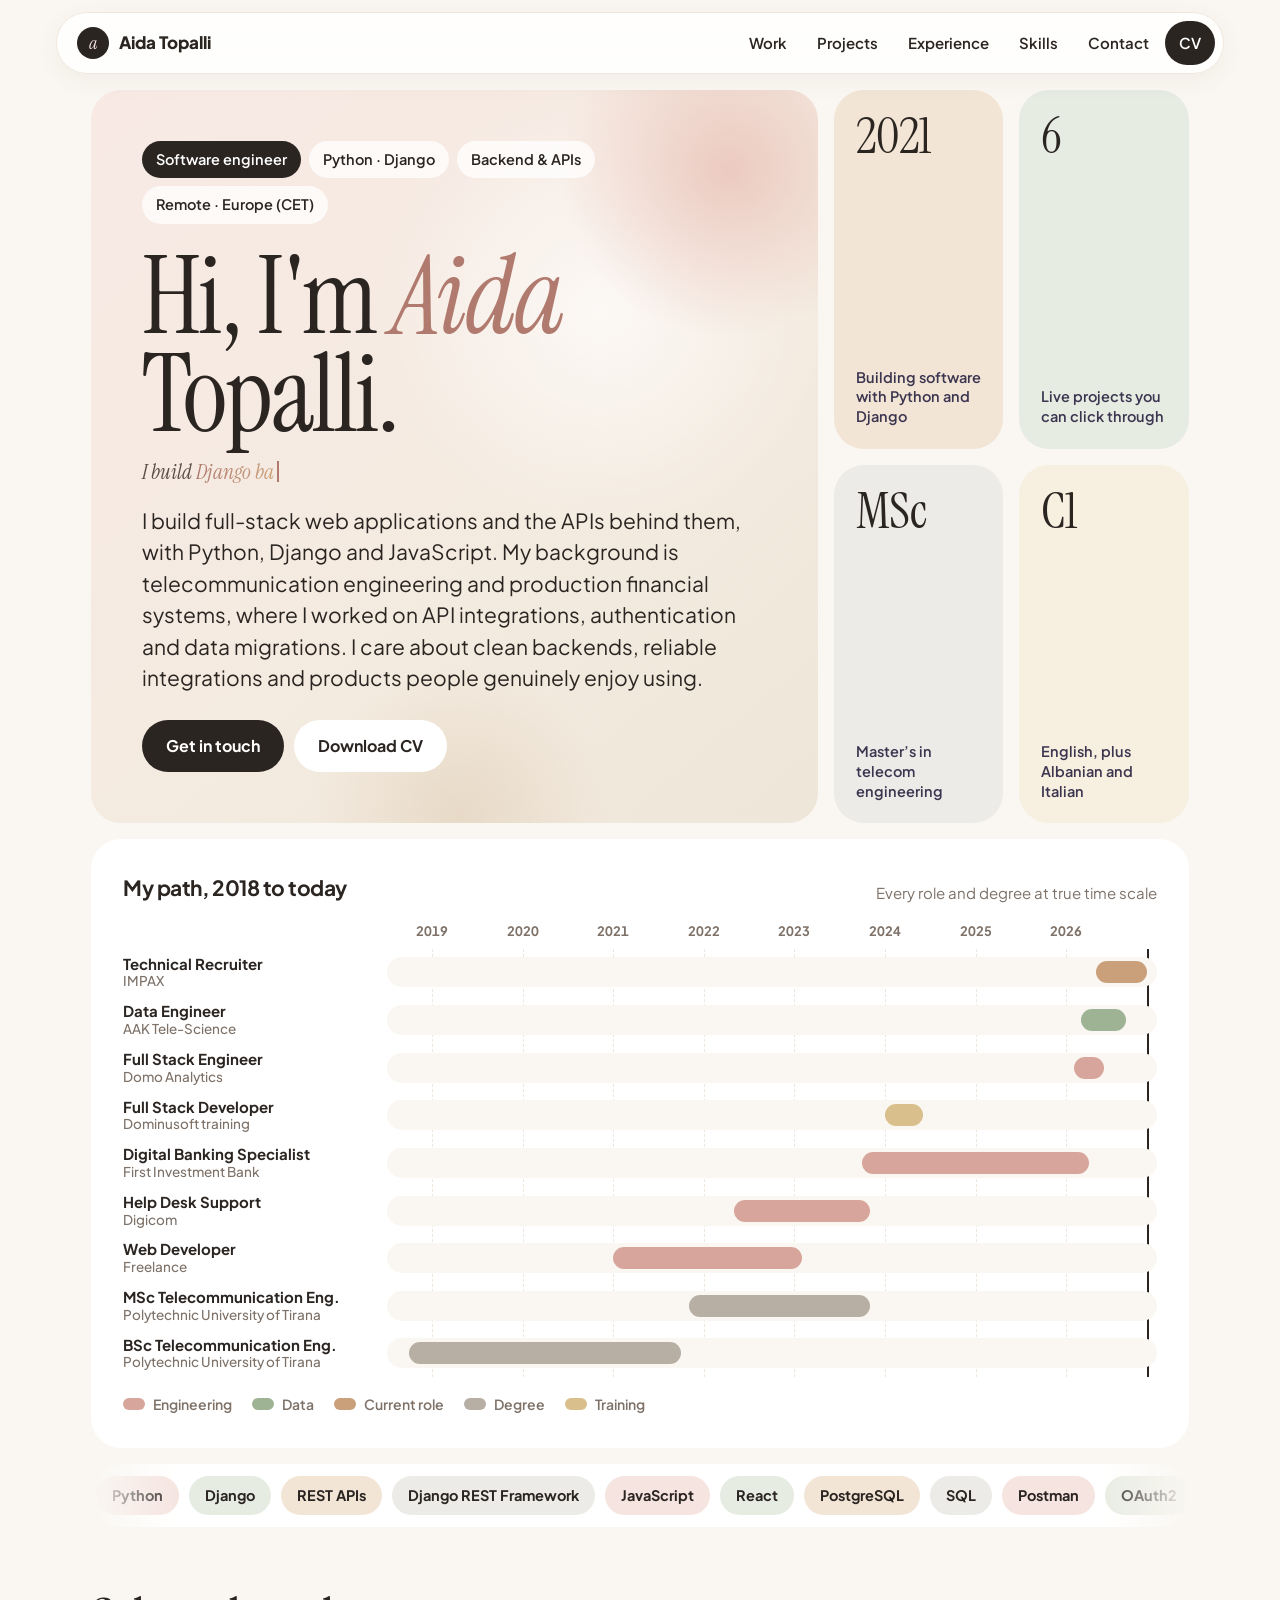
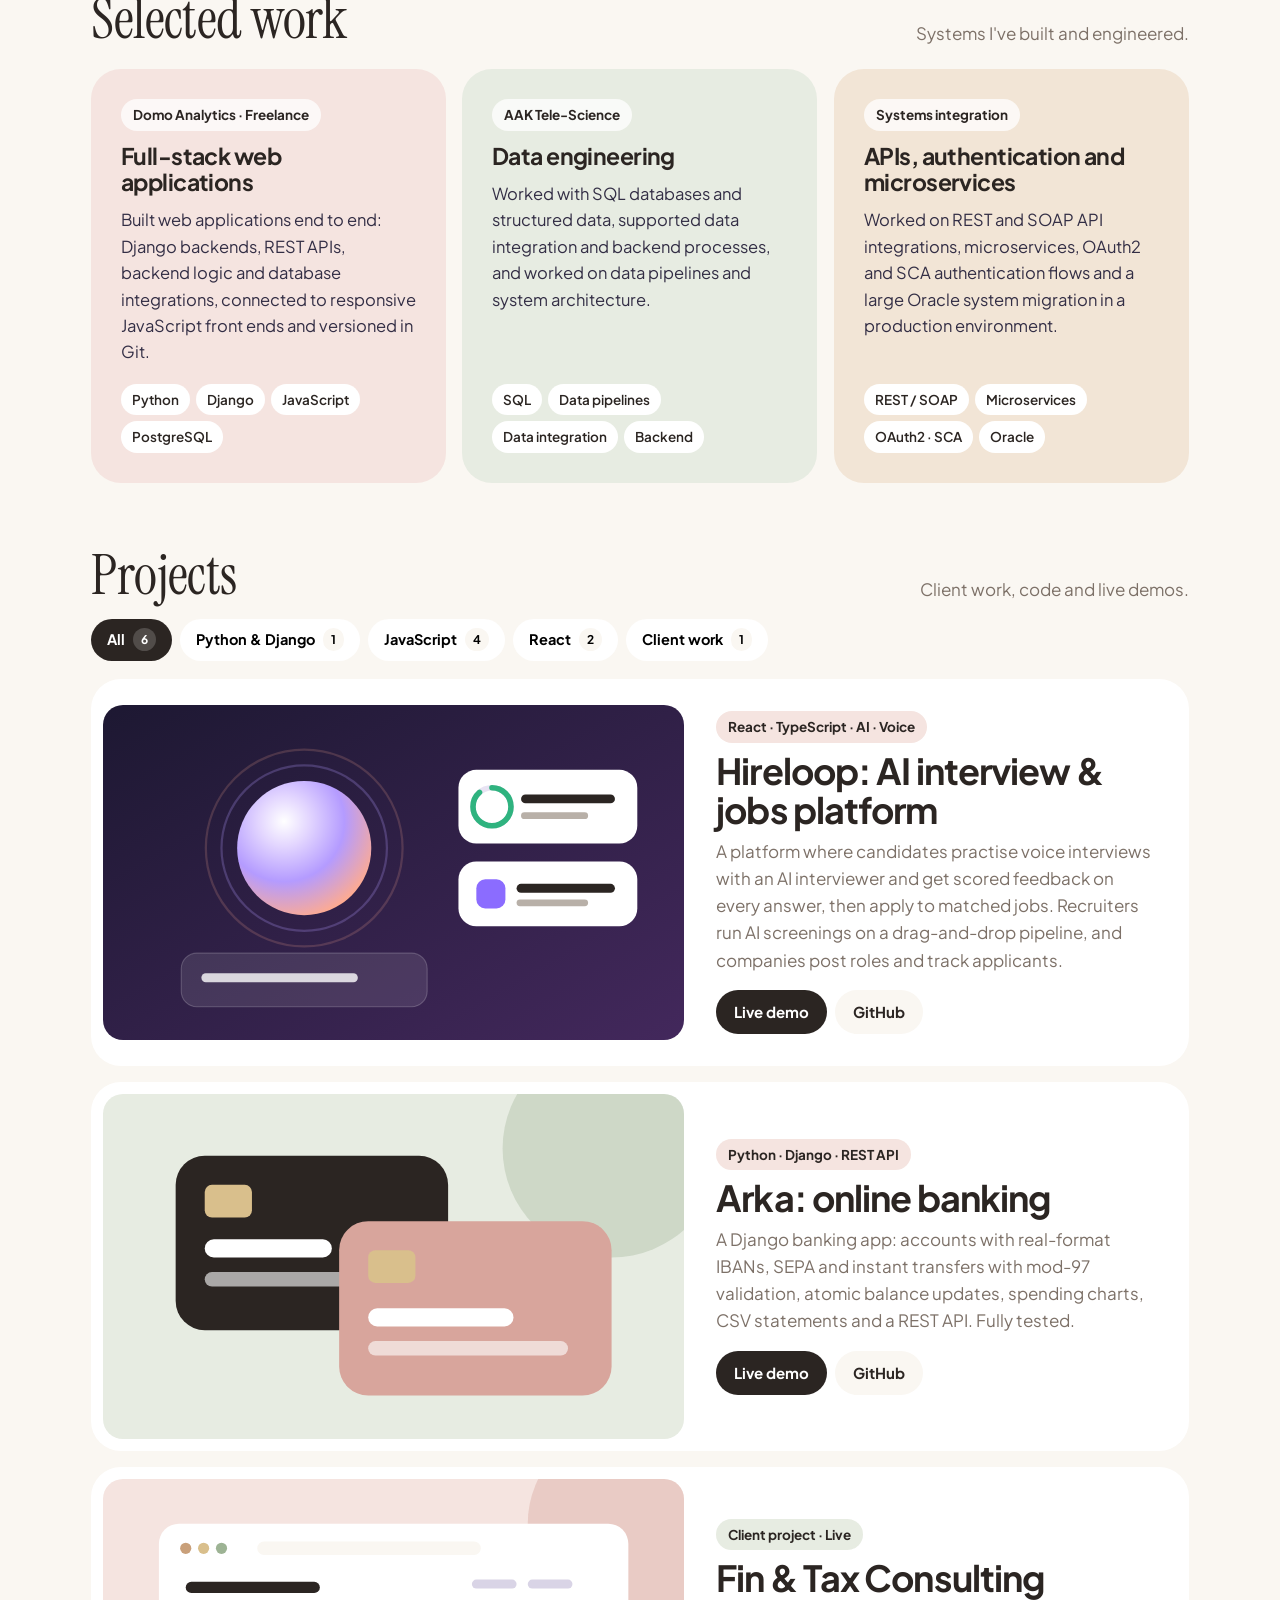
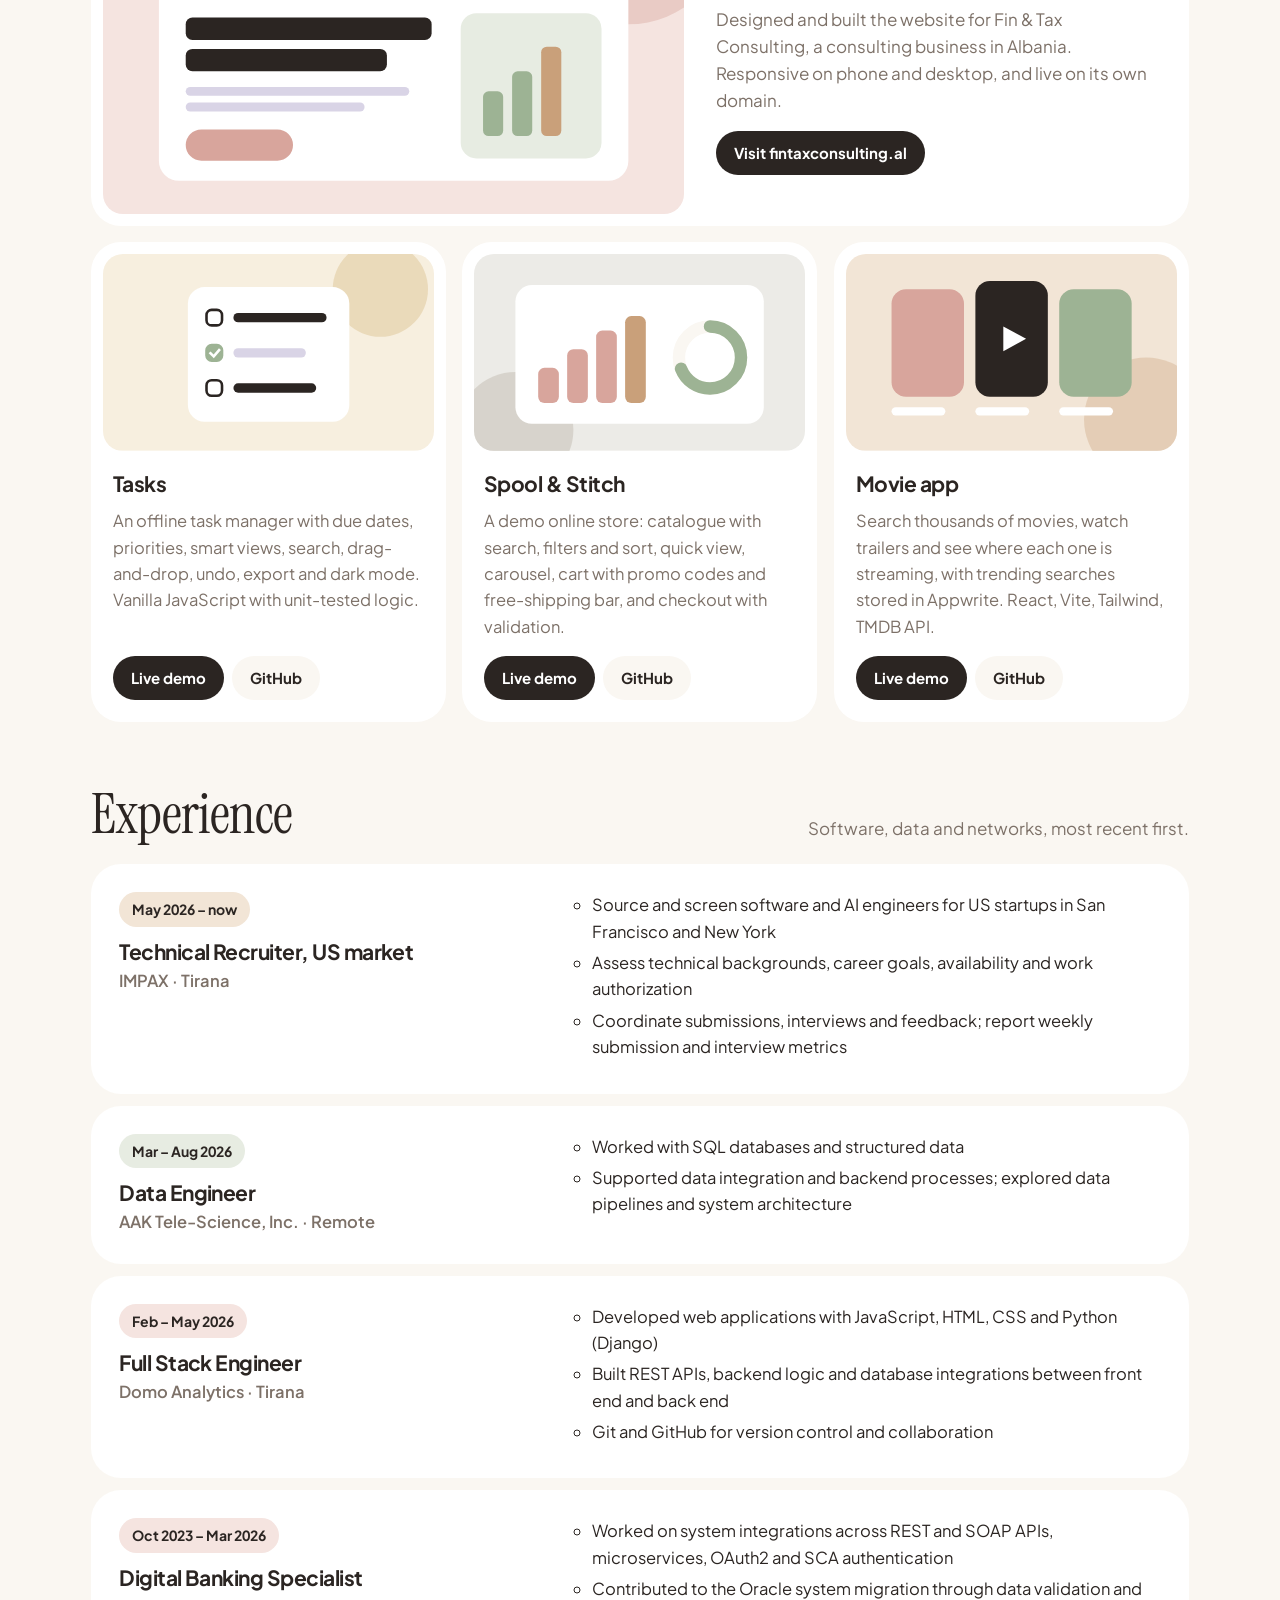
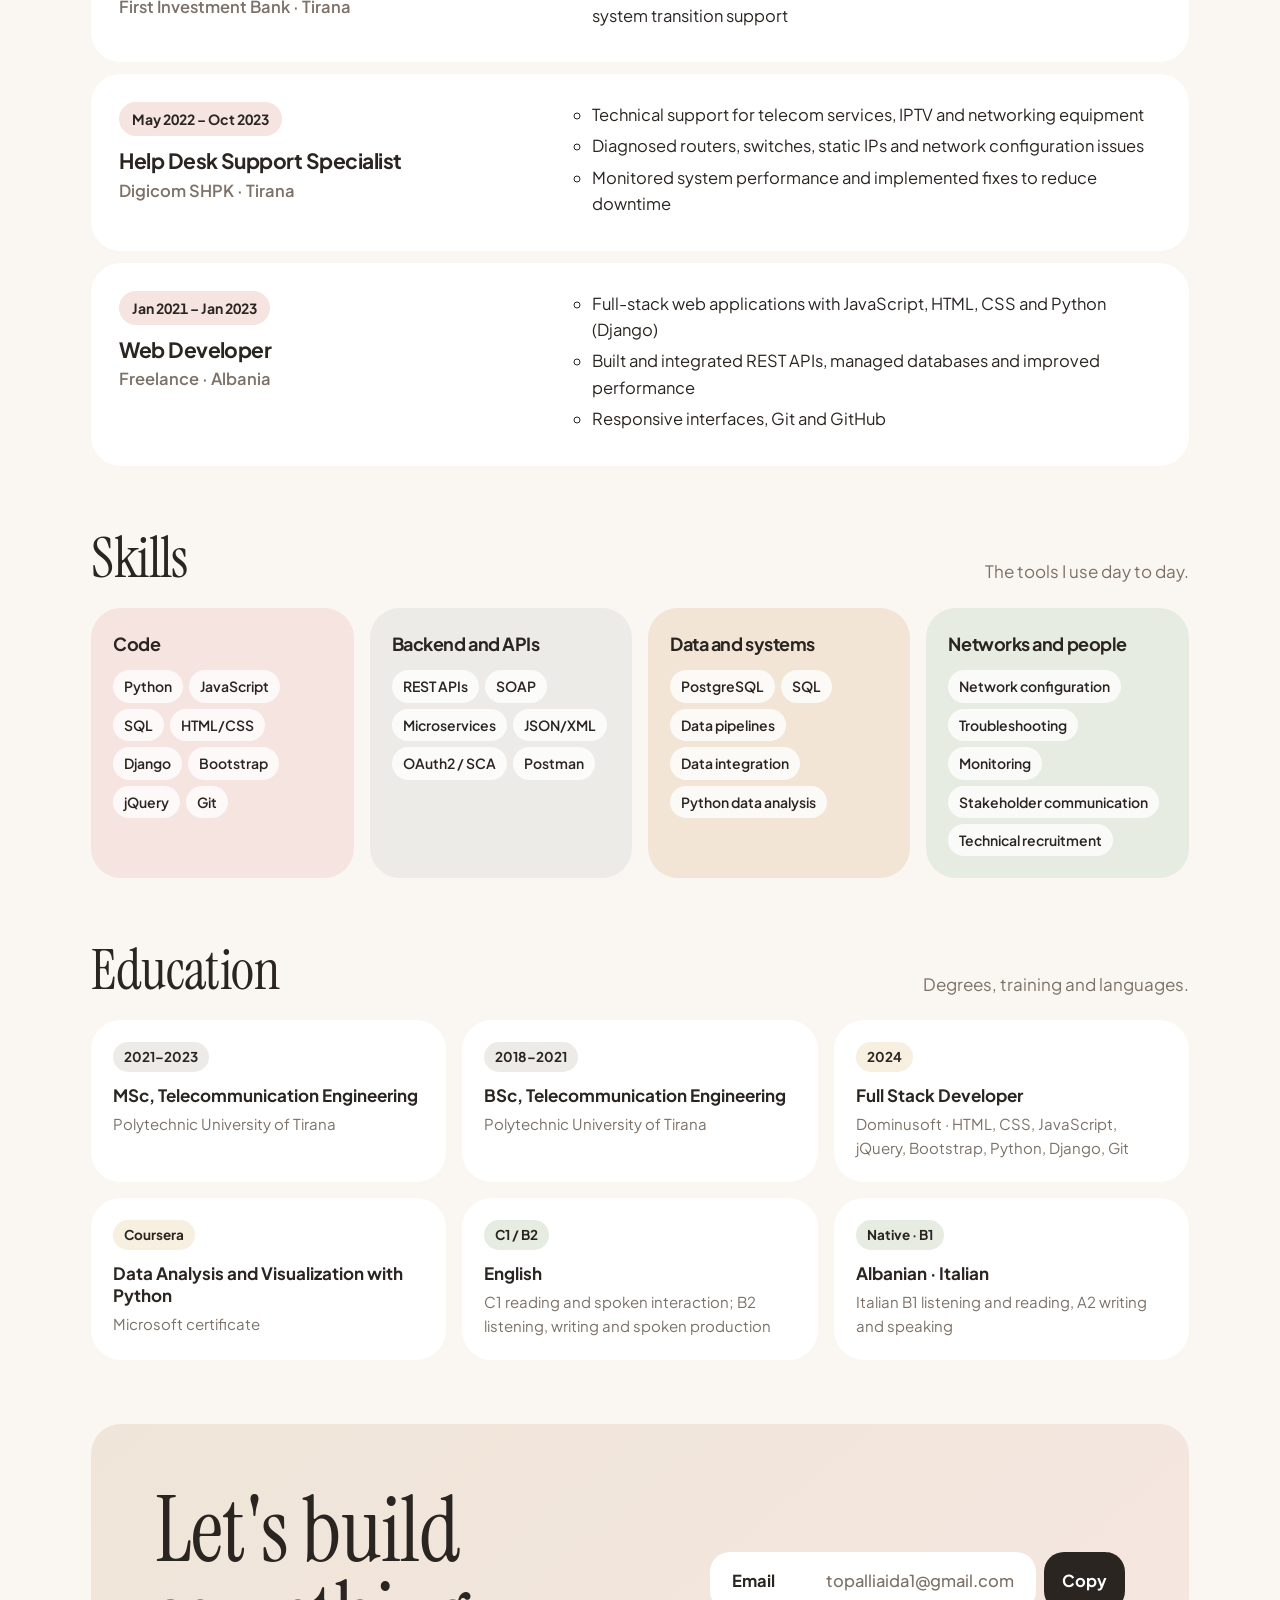
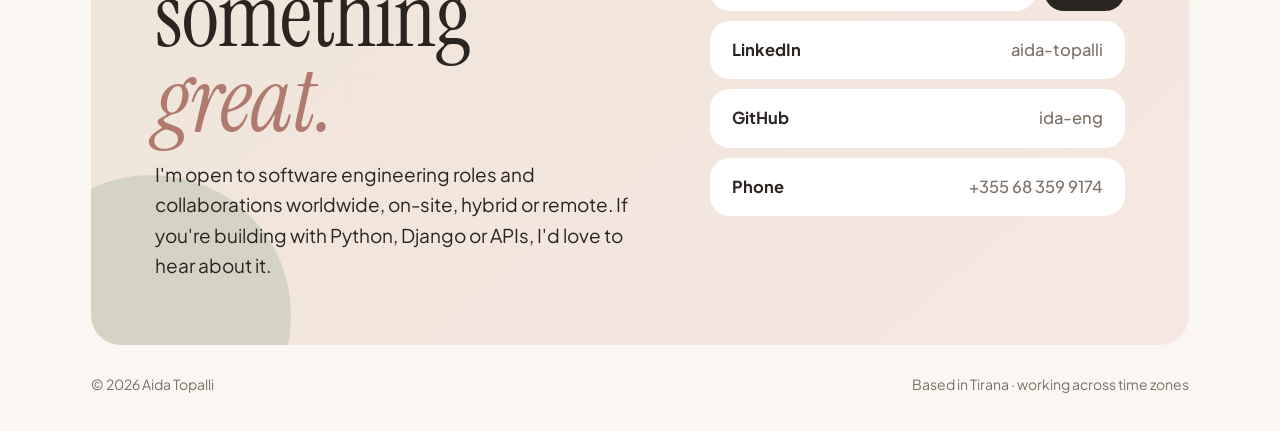
<file: index.html>
<!DOCTYPE html>
<html lang="en">
<head>
<meta charset="utf-8">
<meta name="viewport" content="width=device-width, initial-scale=1">
<title>Aida Topalli</title>
<meta name="description" content="Aida Topalli, software engineer. Full-stack web applications and REST APIs with Python, Django and JavaScript.">
<link rel="preconnect" href="https://fonts.googleapis.com">
<link rel="preconnect" href="https://fonts.gstatic.com" crossorigin>
<link href="https://fonts.googleapis.com/css2?family=Instrument+Serif:ital@0;1&family=Plus+Jakarta+Sans:wght@400;500;600;700;800&display=swap" rel="stylesheet">
<style>
/* VOICE modern, friendly, professional; a product-quality personal site
   IDEA a bento board: every part of the CV is its own soft rounded tile
   PICTURE the career timeline drawn at true time scale in pastel bars
   COLOUR pastel set fixed in both themes: lilac ground, lavender, mint, peach, butter, sky tiles; deep plum ink
   TYPE Plus Jakarta Sans 800 + Plus Jakarta Sans
   LAYOUT laptop: hero tile + four stat tiles, timeline tile beneath; phone: tiles stacked */
:root{color-scheme:light;--bg:#faf7f2;--ink:#2b2522;--mute:#7d7168;--card:#ffffff;--line:#efe7dd;--lav:#f5e4e0;--lav2:#d8a59c;--mint:#e7ece2;--mint2:#9db394;--peach:#f2e5d6;--peach2:#c9a07a;--butter:#f7efdf;--butter2:#d9bf8c;--sky:#ecebe7;--sky2:#b7afa4;--r:30px;--serif:"Instrument Serif",Georgia,serif}
*{box-sizing:border-box;min-width:0}
html{scroll-padding-top:96px;scroll-behavior:smooth}
html{-webkit-text-size-adjust:100%}
body{margin:0;background:var(--bg);color:var(--ink);font:16.5px/1.6 "Plus Jakarta Sans",system-ui,sans-serif;overflow-x:hidden;overflow-x:clip;-webkit-font-smoothing:antialiased}
a{color:inherit}
.wrap{max-width:1200px;margin:0 auto;padding:0 max(4vw,16px)}
section{padding:clamp(36px,5vw,72px) 0 0}
h1,h2,h3{letter-spacing:-.025em;margin:0}
h2{font-family:var(--serif);font-weight:400;font-size:clamp(36px,4.6vw,56px);line-height:1;letter-spacing:-.01em}
.head{display:flex;justify-content:space-between;align-items:end;gap:8px 24px;flex-wrap:wrap;margin-bottom:22px}
.head p{margin:0;color:var(--mute);font-size:17px}
.tile{background:var(--card);border-radius:var(--r);padding:clamp(20px,2.6vw,32px)}
nav{position:sticky;top:12px;z-index:5;padding:0 max(4vw,16px)}
nav .bar{max-width:1168px;margin:0 auto;display:flex;align-items:center;justify-content:space-between;gap:10px 16px;flex-wrap:wrap;padding:8px 8px 8px 20px;background:rgba(255,255,255,.82);backdrop-filter:blur(14px);border:1px solid var(--line);border-radius:999px;box-shadow:0 6px 24px rgba(90,60,40,.06)}
.mark{display:flex;align-items:center;gap:10px;text-decoration:none;font-weight:800;font-size:17px}
.mark i{width:32px;height:32px;border-radius:50%;background:var(--ink);display:grid;place-items:center;font-style:italic;font-family:var(--serif);font-weight:400;font-size:18px;color:#f5e4e0}
nav ul{display:flex;gap:2px;list-style:none;margin:0;padding:0;flex-wrap:wrap;align-items:center}
nav ul a{display:block;padding:10px 14px;text-decoration:none;font-weight:600;font-size:15px;border-radius:999px}
nav ul a:hover{background:var(--lav)}
nav ul a.cv{background:var(--ink);color:#fff}
a:focus-visible{outline:3px solid var(--lav2);outline-offset:3px}
.bento{display:grid;grid-template-columns:repeat(12,minmax(0,1fr));gap:16px;margin-top:28px}
.hero{grid-column:span 8;background:linear-gradient(140deg,#f8e9e4 0%,#f4ebe0 60%,#efe6da 100%);border-radius:var(--r);padding:clamp(26px,4vw,52px);position:relative;overflow:hidden}
.hero::after{content:"";position:absolute;right:-80px;top:-90px;width:340px;height:340px;border-radius:50%;background:radial-gradient(circle,#e9c2b8,transparent 70%);opacity:.8;animation:float 9s ease-in-out infinite}.hero::before{content:"";position:absolute;left:30%;bottom:-140px;width:300px;height:300px;border-radius:50%;background:radial-gradient(circle,#e3d3bd,transparent 70%);opacity:.7;animation:float 11s ease-in-out infinite reverse}@keyframes float{50%{transform:translate(-18px,14px) scale(1.06)}}
.hero>*{position:relative;z-index:1}
.chips{display:flex;flex-wrap:wrap;gap:8px;list-style:none;margin:0;padding:0}
.chips li{background:rgba(255,255,255,.75);padding:7px 14px;border-radius:999px;font-weight:600;font-size:14.5px;white-space:nowrap}
.chips li.on{background:var(--ink);color:#fff}
.hero h1{font-family:var(--serif);font-weight:400;font-size:clamp(56px,8.4vw,112px);line-height:.92;letter-spacing:-.02em;margin:24px 0 18px}.hero h1 em{font-style:italic;color:#b07a6e}
.hero p{font-size:clamp(18px,1.7vw,21px);line-height:1.5;margin:0;max-width:34em}
.btns{display:flex;gap:10px;flex-wrap:wrap;margin-top:26px}
.btn{display:inline-flex;align-items:center;gap:8px;min-height:52px;padding:0 24px;font-weight:700;text-decoration:none;border-radius:999px;font-size:16px;background:#fff;transition:transform .2s}
.btn.dark{background:var(--ink);color:#fff}
.btn:hover{transform:translateY(-2px)}
.stats{grid-column:span 4;display:grid;grid-template-columns:repeat(2,minmax(0,1fr));gap:16px}
.st{border-radius:var(--r);padding:22px;display:flex;flex-direction:column;justify-content:space-between;gap:16px;min-height:150px}
.st b{white-space:nowrap;font-family:var(--serif);font-weight:400;font-size:clamp(40px,4vw,54px);line-height:.95;letter-spacing:-.01em}
.st span{font-size:14.5px;line-height:1.35;font-weight:600;color:#3b3550;overflow-wrap:break-word}
.tl{grid-column:1/-1}
.tl .head{margin-bottom:16px}
.tl h3{font-size:21px}
.axis,.row{display:grid;grid-template-columns:15em minmax(0,1fr);gap:16px;align-items:center}
.ticks{position:relative;height:22px}
.ticks span{position:absolute;transform:translateX(-50%);font-size:13px;font-weight:700;color:var(--mute);font-variant-numeric:tabular-nums}
.rows{position:relative;margin-top:6px}
.grid{position:absolute;top:0;bottom:0;right:0;left:calc(15em + 16px);pointer-events:none}
.grid i{position:absolute;top:0;bottom:0;border-left:1px dashed var(--line)}
.grid .now{border-left:2px solid var(--ink)}
.row{padding:6px 0;position:relative}
.lab{font-weight:700;font-size:15px;line-height:1.25}
.lab small{display:block;font-weight:500;color:var(--mute);font-size:13.5px}
.track{position:relative;height:30px;background:var(--bg);border-radius:999px}
.b{position:absolute;top:4px;height:22px;border-radius:999px;background:var(--lav2)}
.b.cur{background:var(--peach2)}
.b.edu{background:var(--sky2)}
.b.course{background:var(--butter2)}
.b.data{background:var(--mint2)}
.key{display:flex;flex-wrap:wrap;gap:8px 20px;margin-top:16px;font-size:14px;color:var(--mute);font-weight:600}
.key span{display:inline-flex;align-items:center;gap:8px}
.key i{width:22px;height:12px;border-radius:99px;display:inline-block}
.cases{display:grid;grid-template-columns:repeat(3,minmax(0,1fr));gap:16px}
.case{border-radius:var(--r);padding:clamp(22px,2.4vw,30px);display:flex;flex-direction:column;gap:12px}
.case .n{display:inline-flex;align-self:flex-start;background:rgba(255,255,255,.75);padding:5px 12px;border-radius:999px;font-size:13.5px;font-weight:700}
.case h3{font-size:23px;line-height:1.15}
.case p{margin:0;color:#332e45}
.tags{display:flex;flex-wrap:wrap;gap:6px;list-style:none;margin:auto 0 0;padding:6px 0 0}
.tags li{font-size:13.5px;font-weight:600;padding:5px 11px;background:#fff;border-radius:999px;white-space:nowrap}
.proj{display:grid;grid-template-columns:repeat(3,minmax(0,1fr));gap:16px}
.p{background:var(--card);border-radius:var(--r);padding:12px;display:flex;flex-direction:column;transition:transform .25s}
.p:hover{transform:translateY(-4px)}
.p.feat{grid-column:1/-1;display:grid;grid-template-columns:minmax(0,1.2fr) minmax(0,1fr);gap:8px;align-items:center}
.p.feat>div{padding:20px 24px}
.p.feat h3{font-size:clamp(26px,3vw,36px);line-height:1.1}
.p.feat p{font-size:17px}
.badge{align-self:flex-start;background:var(--mint);padding:5px 12px;border-radius:999px;font-size:13.5px;font-weight:700}
.p svg{display:block;width:100%;height:auto;border-radius:20px}
.p>div{padding:16px 10px 10px;display:flex;flex-direction:column;gap:8px;flex:1}
.p h3{font-size:21px}
.p p{margin:0;color:var(--mute)}
.links{display:flex;flex-wrap:wrap;gap:8px;margin-top:auto;padding-top:8px}
.links a{display:inline-flex;align-items:center;min-height:44px;padding:0 18px;border-radius:999px;font-weight:700;text-decoration:none;font-size:15px;background:var(--bg)}
.links a:first-child{background:var(--ink);color:#fff}
.jobs{list-style:none;margin:0;padding:0;display:grid;gap:12px}
.job{background:var(--card);border-radius:var(--r);padding:clamp(20px,2.4vw,28px);display:grid;grid-template-columns:minmax(0,1fr) minmax(0,1.4fr);gap:12px 36px}
.when{display:inline-flex;align-self:flex-start;padding:6px 13px;border-radius:999px;font-weight:700;font-size:14px;white-space:nowrap;font-variant-numeric:tabular-nums}
.job h3{font-size:21px;line-height:1.2;margin-top:12px}
.job .org{color:var(--mute);font-weight:600;margin-top:4px}
.job ul{margin:0;padding-left:18px}
.job li{margin-bottom:5px}
.skills{display:grid;grid-template-columns:repeat(4,minmax(0,1fr));gap:16px}
.sk{border-radius:var(--r);padding:22px}
.sk h3{font-size:18px;margin-bottom:12px}
.sk ul{display:flex;flex-wrap:wrap;gap:6px;list-style:none;margin:0;padding:0}
.sk li{background:rgba(255,255,255,.8);padding:5px 11px;border-radius:999px;font-size:14px;font-weight:600;white-space:nowrap}
.edu{display:grid;grid-template-columns:repeat(3,minmax(0,1fr));gap:16px}
.ed{background:var(--card);border-radius:var(--r);padding:22px;display:flex;flex-direction:column;gap:6px}
.ed em{font-style:normal;align-self:flex-start;font-weight:700;font-size:13.5px;padding:4px 11px;border-radius:999px;white-space:nowrap}
.ed b{font-size:17px;line-height:1.3;margin-top:6px}
.ed span{color:var(--mute);font-size:15px}
.contact{margin-top:clamp(36px,5vw,72px);background:linear-gradient(140deg,#efe5d8,#f6e7e2);border-radius:var(--r);padding:clamp(28px,5vw,64px);display:grid;grid-template-columns:minmax(0,1.2fr) minmax(0,1fr);gap:28px 56px;align-items:center;position:relative;overflow:hidden}
.contact::before{content:"";position:absolute;left:-80px;bottom:-110px;width:280px;height:280px;border-radius:50%;background:var(--mint2);opacity:.35}
.contact>*{position:relative}
.contact h2{font-size:clamp(48px,7vw,92px);line-height:.95}.contact h2 em{font-style:italic;color:#b07a6e}
.contact p{font-size:19px;margin:16px 0 0;max-width:34ch}
.clist{list-style:none;margin:0;padding:0;display:grid;gap:10px}
.clist a,.clist span{display:flex;justify-content:space-between;align-items:center;gap:4px 12px;flex-wrap:wrap;padding:16px 22px;border-radius:20px;background:#fff;text-decoration:none;font-weight:700;transition:transform .2s}
.clist a:hover{transform:translateX(4px)}
.clist em{font-style:normal;font-weight:500;color:var(--mute)}
footer{padding:28px 0 36px;color:var(--mute);font-size:14px}
footer .wrap{display:flex;justify-content:space-between;gap:12px;flex-wrap:wrap}
.lav{background:var(--lav)}.mint{background:var(--mint)}.peach{background:var(--peach)}.butter{background:var(--butter)}.sky{background:var(--sky)}
@media(max-width:1000px){.hero{grid-column:1/-1}.stats{grid-column:1/-1;grid-template-columns:repeat(4,minmax(0,1fr))}.skills{grid-template-columns:repeat(2,minmax(0,1fr))}.cases,.proj,.edu{grid-template-columns:minmax(0,1fr)}}
@media(max-width:760px){.p.feat{grid-template-columns:minmax(0,1fr)}.p.feat>div{padding:16px 10px 10px}.stats{grid-template-columns:repeat(2,minmax(0,1fr))}.job,.contact{grid-template-columns:minmax(0,1fr)}.axis,.row{grid-template-columns:minmax(0,1fr);gap:4px}.axis .sp{display:none}.grid{left:0}.row{padding:8px 0}}
@media(max-width:600px){nav{top:8px}nav .bar{border-radius:24px;padding:10px 12px}nav ul a{padding:8px 10px;font-size:14px}.skills{grid-template-columns:minmax(0,1fr)}.st{min-height:128px;padding:18px}.ticks span:nth-child(even){display:none}:root{--r:22px}}
@media(prefers-reduced-motion:no-preference){.b{transform-origin:left;animation:grow .9s cubic-bezier(.2,.7,.2,1) both}@keyframes grow{from{transform:scaleX(0)}to{transform:scaleX(1)}}}
@media(prefers-reduced-motion:reduce){html{scroll-behavior:auto}.btn,.p,.clist a{transition:none}}

/* ---------- motion & interaction ---------- */
.progress{position:fixed;top:0;left:0;height:3px;width:100%;transform-origin:0 50%;transform:scaleX(0);background:linear-gradient(90deg,var(--lav2),var(--peach2),var(--mint2));z-index:50}
.hero{isolation:isolate}
.glow{position:absolute;inset:0;z-index:0;pointer-events:none;background:radial-gradient(380px circle at var(--gx,70%) var(--gy,30%),rgba(255,255,255,.75),transparent 60%);opacity:.9;transition:opacity .3s}
.typed{font-family:var(--serif);font-style:italic;font-size:clamp(24px,2.6vw,32px);margin:-6px 0 16px!important;color:#5a4d46}.typed b{font-weight:400}
.typed b{background:linear-gradient(90deg,#b07a6e,#c9a07a);-webkit-background-clip:text;background-clip:text;color:transparent}
.caret{display:inline-block;width:2px;height:1em;background:#b07a6e;margin-left:3px;vertical-align:-3px;animation:blink 1s steps(1) infinite}
@keyframes blink{50%{opacity:0}}
.st,.case,.p,.sk,.ed,.job{transition:transform .35s cubic-bezier(.2,.8,.2,1),box-shadow .35s}
.st:hover,.sk:hover,.ed:hover{transform:translateY(-4px) rotate(-.6deg);box-shadow:0 14px 30px rgba(90,60,40,.10)}
.tiltable{transform:perspective(900px) rotateX(var(--rx,0deg)) rotateY(var(--ry,0deg)) translateY(var(--ty,0));will-change:transform}
.tiltable:hover{--ty:-4px;box-shadow:0 22px 44px rgba(90,60,40,.14)}
.job:hover{transform:translateX(6px)}
.st b{display:inline-block}
.marquee{margin-top:16px;overflow:hidden;border-radius:999px;background:var(--card);padding:12px 0;-webkit-mask:linear-gradient(90deg,transparent,#000 8%,#000 92%,transparent);mask:linear-gradient(90deg,transparent,#000 8%,#000 92%,transparent)}
.mq-track{display:flex;width:max-content;animation:scroll 38s linear infinite}
.marquee:hover .mq-track{animation-play-state:paused}
.marquee ul{display:flex;gap:10px;list-style:none;margin:0;padding:0 5px}
.marquee li{white-space:nowrap;padding:8px 16px;border-radius:999px;font-weight:700;font-size:14.5px;background:var(--bg)}
.marquee li:nth-child(4n+1){background:var(--lav)}.marquee li:nth-child(4n+2){background:var(--mint)}.marquee li:nth-child(4n+3){background:var(--peach)}.marquee li:nth-child(4n){background:var(--sky)}
@keyframes scroll{to{transform:translateX(-50%)}}
.pfilter{display:flex;flex-wrap:wrap;gap:8px;margin:-6px 0 18px}
.pfilter button{border:0;background:var(--card);border-radius:999px;padding:0 16px;min-height:42px;font:inherit;font-weight:700;font-size:14.5px;cursor:pointer;display:inline-flex;align-items:center;gap:8px;transition:background .2s,transform .2s}
.pfilter button:hover{transform:translateY(-2px)}
.pfilter button em{font-style:normal;font-size:12px;background:var(--bg);border-radius:999px;padding:2px 8px}
.pfilter button.on{background:var(--ink);color:#fff}
.pfilter button.on em{background:rgba(255,255,255,.18)}
.p.hide{display:none}
.p.pop{animation:pop .45s cubic-bezier(.2,.8,.2,1) both}
@keyframes pop{from{opacity:0;transform:scale(.96) translateY(10px)}}
.reveal{opacity:0;transform:translateY(26px);transition:opacity .7s ease,transform .7s cubic-bezier(.2,.8,.2,1)}
.reveal.in{opacity:1;transform:none}
nav ul a{position:relative}
nav ul a.active{background:var(--lav)}
.menu-btn{display:none;width:44px;height:44px;border:0;border-radius:999px;background:var(--bg);cursor:pointer;position:relative}
.menu-btn span{position:absolute;left:13px;right:13px;height:2px;background:var(--ink);border-radius:2px;transition:transform .25s,top .25s}
.menu-btn span:first-child{top:17px}.menu-btn span:last-child{top:25px}
.menu-btn[aria-expanded=true] span:first-child{top:21px;transform:rotate(45deg)}
.menu-btn[aria-expanded=true] span:last-child{top:21px;transform:rotate(-45deg)}
.mailrow{display:flex;gap:8px;align-items:stretch}
.mailrow a{flex:1}
.copy{border:0;border-radius:20px;background:var(--ink);color:#fff;font:inherit;font-weight:700;padding:0 18px;cursor:pointer;min-height:44px}
.totop{position:fixed;right:20px;bottom:20px;width:48px;height:48px;border-radius:50%;border:0;background:var(--ink);color:#fff;font-size:20px;cursor:pointer;box-shadow:0 10px 24px rgba(0,0,0,.18);opacity:0;transform:translateY(12px);pointer-events:none;transition:opacity .3s,transform .3s;z-index:20}
.totop.show{opacity:1;transform:none;pointer-events:auto}
.toast{position:fixed;left:50%;bottom:24px;transform:translateX(-50%);background:var(--ink);color:#fff;padding:12px 20px;border-radius:999px;font-weight:600;z-index:60}
.toast[hidden]{display:none}
.row{transition:background .2s}
.row:hover{background:var(--bg);border-radius:12px}
.row:hover .b{filter:saturate(1.3) brightness(.97)}
.b[data-tip]:hover::after{content:attr(data-tip);position:absolute;bottom:calc(100% + 8px);left:50%;transform:translateX(-50%);white-space:nowrap;background:var(--ink);color:#fff;font-size:12.5px;font-weight:600;padding:5px 10px;border-radius:8px;z-index:3}
.b[data-tip]{cursor:default}
@media(max-width:760px){
  .menu-btn{display:inline-block}
  nav .bar{position:relative;border-radius:26px}
  nav ul{display:none;position:absolute;top:calc(100% + 8px);left:0;right:0;flex-direction:column;align-items:stretch;background:#fff;border:1px solid var(--line);border-radius:22px;padding:10px;box-shadow:0 18px 40px rgba(90,60,40,.12)}
  nav ul.open{display:flex;animation:pop .3s ease both}
  nav ul a{padding:14px 16px;font-size:16px}
  nav ul a.cv{text-align:center;margin:6px 0 0}
  .tiltable{transform:none}
}
@media(prefers-reduced-motion:reduce){
  .hero::after,.hero::before{animation:none}
  .mq-track{animation:none;flex-wrap:wrap}.marquee ul[aria-hidden]{display:none}
  .reveal{opacity:1;transform:none}.caret{animation:none}
  .tiltable{transform:none}
}
</style>
</head>
<body>
<div class="progress" id="progress" aria-hidden="true"></div>
<nav><div class="bar">
  <a class="mark" href="#top"><i>a</i>Aida Topalli</a>
  <button class="menu-btn" id="menuBtn" type="button" aria-label="Open menu" aria-expanded="false" aria-controls="navList"><span></span><span></span></button>
  <ul id="navList">
    <li><a href="#work">Work</a></li>
    <li><a href="#projects">Projects</a></li>
    <li><a href="#experience">Experience</a></li>
    <li><a href="#skills">Skills</a></li>
    <li><a href="#contact">Contact</a></li>
    <li><a class="cv" href="AidaTOPALLI.pdf">CV</a></li>
  </ul>
</div></nav>

<main class="wrap" id="top">
  <div class="bento">
    <div class="hero" id="hero"><span class="glow" aria-hidden="true"></span>
      <ul class="chips"><li class="on">Software engineer</li><li>Python · Django</li><li>Backend &amp; APIs</li><li>Remote · Europe (CET)</li></ul>
      <h1>Hi, I'm <em>Aida</em> Topalli.</h1>
      <p class="typed" aria-live="off">I build <b id="typed">Django backends</b><i class="caret" aria-hidden="true"></i></p>
      <p>I build full-stack web applications and the APIs behind them, with Python, Django and JavaScript. My background is telecommunication engineering and production financial systems, where I worked on API integrations, authentication and data migrations. I care about clean backends, reliable integrations and products people genuinely enjoy using.</p>
      <div class="btns">
        <a class="btn dark" href="#contact">Get in touch</a>
        <a class="btn" href="AidaTOPALLI.pdf">Download CV</a>
      </div>
    </div>
    <div class="stats">
      <div class="st peach"><b>2021</b><span>Building software with Python and Django</span></div>
      <div class="st mint"><b data-count="0" id="projCount">0</b><span>Live projects you can click through</span></div>
      <div class="st sky"><b>MSc</b><span>Master’s in telecom engineering</span></div>
      <div class="st butter"><b>C1</b><span>English, plus Albanian and Italian</span></div>
    </div>

    <div class="tile tl" aria-label="Career timeline">
      <div class="head"><h3>My path, 2018 to today</h3><p style="font-size:15px">Every role and degree at true time scale</p></div>
      <div class="axis"><span class="sp"></span><div class="ticks" id="ticks"></div></div>
      <div class="rows" id="rows"><div class="grid" id="grid"></div></div>
      <div class="key"><span><i style="background:var(--lav2)"></i>Engineering</span><span><i style="background:var(--mint2)"></i>Data</span><span><i style="background:var(--peach2)"></i>Current role</span><span><i style="background:var(--sky2)"></i>Degree</span><span><i style="background:var(--butter2)"></i>Training</span></div>
    </div>
  </div>

  <div class="marquee" aria-label="Tech I work with">
    <div class="mq-track">
      <ul><li>Python</li><li>Django</li><li>REST APIs</li><li>Django REST Framework</li><li>JavaScript</li><li>React</li><li>PostgreSQL</li><li>SQL</li><li>Postman</li><li>OAuth2</li><li>Git</li><li>Tailwind CSS</li><li>HTML &amp; CSS</li><li>Appwrite</li></ul>
      <ul aria-hidden="true"><li>Python</li><li>Django</li><li>REST APIs</li><li>Django REST Framework</li><li>JavaScript</li><li>React</li><li>PostgreSQL</li><li>SQL</li><li>Postman</li><li>OAuth2</li><li>Git</li><li>Tailwind CSS</li><li>HTML &amp; CSS</li><li>Appwrite</li></ul>
    </div>
  </div>

  <section id="work">
    <div class="head"><h2>Selected work</h2><p>Systems I've built and engineered.</p></div>
    <div class="cases">
      <article class="case lav">
        <span class="n">Domo Analytics · Freelance</span>
        <h3>Full-stack web applications</h3>
        <p>Built web applications end to end: Django backends, REST APIs, backend logic and database integrations, connected to responsive JavaScript front ends and versioned in Git.</p>
        <ul class="tags"><li>Python</li><li>Django</li><li>JavaScript</li><li>PostgreSQL</li></ul>
      </article>
      <article class="case mint">
        <span class="n">AAK Tele-Science</span>
        <h3>Data engineering</h3>
        <p>Worked with SQL databases and structured data, supported data integration and backend processes, and worked on data pipelines and system architecture.</p>
        <ul class="tags"><li>SQL</li><li>Data pipelines</li><li>Data integration</li><li>Backend</li></ul>
      </article>
      <article class="case peach">
        <span class="n">Systems integration</span>
        <h3>APIs, authentication and microservices</h3>
        <p>Worked on REST and SOAP API integrations, microservices, OAuth2 and SCA authentication flows and a large Oracle system migration in a production environment.</p>
        <ul class="tags"><li>REST / SOAP</li><li>Microservices</li><li>OAuth2 · SCA</li><li>Oracle</li></ul>
      </article>
    </div>
  </section>

  <section id="projects">
    <div class="head"><h2>Projects</h2><p>Client work, code and live demos.</p></div>
    <div class="pfilter" role="group" aria-label="Filter projects">
      <button type="button" class="on" data-f="all" aria-pressed="true">All <em></em></button>
      <button type="button" data-f="python" aria-pressed="false">Python &amp; Django <em></em></button>
      <button type="button" data-f="javascript" aria-pressed="false">JavaScript <em></em></button>
      <button type="button" data-f="react" aria-pressed="false">React <em></em></button>
      <button type="button" data-f="client" aria-pressed="false">Client work <em></em></button>
    </div>
    <div class="proj">
      <article class="p feat" data-tags="javascript react">
        <svg viewBox="0 0 520 300" aria-hidden="true"><defs><radialGradient id="hlo" cx="35%" cy="30%" r="75%"><stop offset="0" stop-color="#fff"/><stop offset=".25" stop-color="#e3d6ff"/><stop offset=".6" stop-color="#b49bff"/><stop offset="1" stop-color="#ffab8f"/></radialGradient><linearGradient id="hlbg" x1="0" y1="0" x2="1" y2="1"><stop offset="0" stop-color="#1d1832"/><stop offset="1" stop-color="#43285c"/></linearGradient></defs><rect width="520" height="300" fill="url(#hlbg)"/><circle cx="180" cy="128" r="74" fill="none" stroke="#b49bff" stroke-opacity=".25" stroke-width="2"/><circle cx="180" cy="128" r="88" fill="none" stroke="#ffab8f" stroke-opacity=".18" stroke-width="2"/><circle cx="180" cy="128" r="60" fill="url(#hlo)"/><rect x="70" y="222" width="220" height="48" rx="14" fill="#fff" fill-opacity=".1" stroke="#fff" stroke-opacity=".2"/><rect x="88" y="240" width="140" height="8" rx="4" fill="#fff" fill-opacity=".8"/><rect x="318" y="58" width="160" height="66" rx="16" fill="#fff"/><circle cx="348" cy="91" r="17" fill="none" stroke="#e8e3f3" stroke-width="5"/><circle cx="348" cy="91" r="17" fill="none" stroke="#2fb37f" stroke-width="5" stroke-dasharray="94 120" stroke-linecap="round" transform="rotate(-90 348 91)"/><rect x="374" y="80" width="84" height="8" rx="4" fill="#2b2522"/><rect x="374" y="96" width="60" height="6" rx="3" fill="#b8b0a8"/><rect x="318" y="140" width="160" height="58" rx="16" fill="#fff"/><rect x="334" y="156" width="26" height="26" rx="8" fill="#8b6cff"/><rect x="370" y="160" width="88" height="8" rx="4" fill="#2b2522"/><rect x="370" y="174" width="64" height="6" rx="3" fill="#b8b0a8"/></svg>
        <div><span class="badge" style="background:var(--lav)">React · TypeScript · AI · Voice</span><h3>Hireloop: AI interview &amp; jobs platform</h3><p>A platform where candidates practise voice interviews with an AI interviewer and get scored feedback on every answer, then apply to matched jobs. Recruiters run AI screenings on a drag-and-drop pipeline, and companies post roles and track applicants.</p>
        <div class="links"><a href="https://ai-interview-platform-frhn.vercel.app">Live demo</a><a href="https://github.com/ida-eng/AI-interview-platform">GitHub</a></div></div>
      </article>
      <article class="p feat" data-tags="python">
        <svg viewBox="0 0 320 190" aria-hidden="true"><rect width="320" height="190" fill="var(--mint)"/><circle cx="280" cy="30" r="60" fill="var(--mint2)" opacity=".35"/><rect x="40" y="34" width="150" height="96" rx="16" fill="var(--ink)"/><rect x="56" y="50" width="26" height="18" rx="4" fill="var(--butter2)"/><rect x="56" y="98" width="110" height="8" rx="4" fill="#fff" opacity=".6"/><rect x="56" y="80" width="70" height="10" rx="5" fill="#fff"/><rect x="130" y="70" width="150" height="96" rx="16" fill="var(--lav2)"/><rect x="146" y="86" width="26" height="18" rx="4" fill="var(--butter2)"/><rect x="146" y="118" width="80" height="10" rx="5" fill="#fff"/><rect x="146" y="136" width="110" height="8" rx="4" fill="#fff" opacity=".6"/></svg>
        <div><span class="badge" style="background:var(--lav)">Python · Django · REST API</span><h3>Arka: online banking</h3><p>A Django banking app: accounts with real-format IBANs, SEPA and instant transfers with mod-97 validation, atomic balance updates, spending charts, CSV statements and a REST API. Fully tested.</p>
        <div class="links"><a href="https://arka-bank.onrender.com">Live demo</a><a href="https://github.com/ida-eng/banking-app">GitHub</a></div></div>
      </article>
      <article class="p feat" data-tags="client web">
        <svg viewBox="0 0 520 300" aria-hidden="true"><rect width="520" height="300" fill="var(--lav)"/><circle cx="470" cy="40" r="90" fill="var(--lav2)" opacity=".4"/><rect x="50" y="40" width="420" height="230" rx="18" fill="#fff"/><circle cx="74" cy="62" r="5" fill="var(--peach2)"/><circle cx="90" cy="62" r="5" fill="var(--butter2)"/><circle cx="106" cy="62" r="5" fill="var(--mint2)"/><rect x="138" y="56" width="200" height="12" rx="6" fill="var(--bg)"/><rect x="74" y="92" width="120" height="10" rx="5" fill="var(--ink)"/><rect x="330" y="90" width="40" height="8" rx="4" fill="#d9d4e6"/><rect x="380" y="90" width="40" height="8" rx="4" fill="#d9d4e6"/><rect x="74" y="124" width="220" height="20" rx="6" fill="var(--ink)"/><rect x="74" y="152" width="180" height="20" rx="6" fill="var(--ink)"/><rect x="74" y="186" width="200" height="8" rx="4" fill="#d9d4e6"/><rect x="74" y="200" width="160" height="8" rx="4" fill="#d9d4e6"/><rect x="74" y="224" width="96" height="28" rx="14" fill="var(--lav2)"/><rect x="320" y="120" width="126" height="130" rx="14" fill="var(--mint)"/><rect x="340" y="190" width="18" height="40" rx="5" fill="var(--mint2)"/><rect x="366" y="172" width="18" height="58" rx="5" fill="var(--mint2)"/><rect x="392" y="150" width="18" height="80" rx="5" fill="var(--peach2)"/></svg>
        <div><span class="badge">Client project · Live</span><h3>Fin &amp; Tax Consulting</h3><p>Designed and built the website for Fin &amp; Tax Consulting, a consulting business in Albania. Responsive on phone and desktop, and live on its own domain.</p>
        <div class="links"><a href="https://fintaxconsulting.al/">Visit fintaxconsulting.al</a></div></div>
      </article>
      <article class="p" data-tags="javascript">
        <svg viewBox="0 0 320 190" aria-hidden="true"><rect width="320" height="190" fill="var(--butter)"/><circle cx="268" cy="34" r="46" fill="var(--butter2)" opacity=".45"/><rect x="82" y="32" width="156" height="130" rx="16" fill="#fff"/><g fill="none" stroke="var(--ink)" stroke-width="2.5"><rect x="100" y="54" width="15" height="15" rx="5"/><rect x="100" y="88" width="15" height="15" rx="5" fill="var(--mint2)" stroke="var(--mint2)"/><rect x="100" y="122" width="15" height="15" rx="5"/></g><path d="M103 95l4 4 6-7" stroke="#fff" stroke-width="2.5" fill="none"/><rect x="126" y="57" width="90" height="9" rx="4.5" fill="var(--ink)"/><rect x="126" y="91" width="70" height="9" rx="4.5" fill="#d9d4e6"/><rect x="126" y="125" width="80" height="9" rx="4.5" fill="var(--ink)"/></svg>
        <div><h3>Tasks</h3><p>An offline task manager with due dates, priorities, smart views, search, drag-and-drop, undo, export and dark mode. Vanilla JavaScript with unit-tested logic.</p>
        <div class="links"><a href="https://ida-eng.github.io/todo-list/">Live demo</a><a href="https://github.com/ida-eng/todo-list">GitHub</a></div></div>
      </article>
      <article class="p" data-tags="javascript">
        <svg viewBox="0 0 320 190" aria-hidden="true"><rect width="320" height="190" fill="var(--sky)"/><circle cx="40" cy="170" r="56" fill="var(--sky2)" opacity=".4"/><rect x="40" y="30" width="240" height="134" rx="16" fill="#fff"/><g><rect x="62" y="110" width="20" height="34" rx="6" fill="var(--lav2)"/><rect x="90" y="92" width="20" height="52" rx="6" fill="var(--lav2)"/><rect x="118" y="74" width="20" height="70" rx="6" fill="var(--lav2)"/><rect x="146" y="60" width="20" height="84" rx="6" fill="var(--peach2)"/></g><circle cx="228" cy="100" r="30" fill="none" stroke="var(--bg)" stroke-width="12"/><circle cx="228" cy="100" r="30" fill="none" stroke="var(--mint2)" stroke-width="12" stroke-linecap="round" stroke-dasharray="130 200" transform="rotate(-90 228 100)"/></svg>
        <div><h3>Spool &amp; Stitch</h3><p>A demo online store: catalogue with search, filters and sort, quick view, carousel, cart with promo codes and free-shipping bar, and checkout with validation.</p>
        <div class="links"><a href="https://ida-eng.github.io/Hab-Dash/">Live demo</a><a href="https://github.com/ida-eng/Hab-Dash">GitHub</a></div></div>
      </article>
      <article class="p" data-tags="javascript react">
        <svg viewBox="0 0 320 190" aria-hidden="true"><rect width="320" height="190" fill="var(--peach)"/><circle cx="290" cy="160" r="60" fill="var(--peach2)" opacity=".35"/><rect x="44" y="34" width="70" height="104" rx="14" fill="var(--lav2)"/><rect x="125" y="26" width="70" height="112" rx="14" fill="var(--ink)"/><rect x="206" y="34" width="70" height="104" rx="14" fill="var(--mint2)"/><path d="M152 70l22 12-22 12z" fill="#fff"/><g fill="#fff"><rect x="44" y="148" width="52" height="8" rx="4"/><rect x="125" y="148" width="52" height="8" rx="4"/><rect x="206" y="148" width="52" height="8" rx="4"/></g></svg>
        <div><h3>Movie app</h3><p>Search thousands of movies, watch trailers and see where each one is streaming, with trending searches stored in Appwrite. React, Vite, Tailwind, TMDB API.</p>
        <div class="links"><a href="https://movie-dusky-ten.vercel.app">Live demo</a><a href="https://github.com/ida-eng/Movie">GitHub</a></div></div>
      </article>
    </div>
  </section>

  <section id="experience">
    <div class="head"><h2>Experience</h2><p>Software, data and networks, most recent first.</p></div>
    <ol class="jobs" id="jobs"></ol>
  </section>

  <section id="skills">
    <div class="head"><h2>Skills</h2><p>The tools I use day to day.</p></div>
    <div class="skills" id="skills-list"></div>
  </section>

  <section id="education">
    <div class="head"><h2>Education</h2><p>Degrees, training and languages.</p></div>
    <div class="edu">
      <div class="ed"><em class="sky">2021–2023</em><b>MSc, Telecommunication Engineering</b><span>Polytechnic University of Tirana</span></div>
      <div class="ed"><em class="sky">2018–2021</em><b>BSc, Telecommunication Engineering</b><span>Polytechnic University of Tirana</span></div>
      <div class="ed"><em class="butter">2024</em><b>Full Stack Developer</b><span>Dominusoft · HTML, CSS, JavaScript, jQuery, Bootstrap, Python, Django, Git</span></div>
      <div class="ed"><em class="butter">Coursera</em><b>Data Analysis and Visualization with Python</b><span>Microsoft certificate</span></div>
      <div class="ed"><em class="mint">C1 / B2</em><b>English</b><span>C1 reading and spoken interaction; B2 listening, writing and spoken production</span></div>
      <div class="ed"><em class="mint">Native · B1</em><b>Albanian · Italian</b><span>Italian B1 listening and reading, A2 writing and speaking</span></div>
    </div>
  </section>

  <div class="contact" id="contact">
    <div>
      <h2>Let's build something <em>great.</em></h2>
      <p>I'm open to software engineering roles and collaborations worldwide, on-site, hybrid or remote. If you're building with Python, Django or APIs, I'd love to hear about it.</p>
    </div>
    <ul class="clist">
      <li class="mailrow"><a href="mailto:topalliaida1@gmail.com">Email <em>topalliaida1@gmail.com</em></a><button type="button" class="copy" id="copyMail" aria-label="Copy email address">Copy</button></li>
      <li><a href="https://www.linkedin.com/in/aida-topalli-432189292">LinkedIn <em>aida-topalli</em></a></li>
      <li><a href="https://github.com/ida-eng">GitHub <em>ida-eng</em></a></li>
      <li><span>Phone <em>+355 68 359 9174</em></span></li>
    </ul>
  </div>
</main>

<button class="totop" id="toTop" type="button" aria-label="Back to top">↑</button>
<div class="toast" id="toast" role="status" hidden></div>
<footer><div class="wrap"><span>© 2026 Aida Topalli</span><span>Based in Tirana · working across time zones</span></div></footer>

<script>
{
const T0=2018.5,T1=2027,NOW=2026+10.7/12;
const ym=(y,m)=>y+(m-1)/12;
const pct=t=>((t-T0)/(T1-T0)*100).toFixed(2)+'%';
const items=[
  {n:"Technical Recruiter",o:"IMPAX",a:ym(2026,5),b:NOW,k:"cur"},
  {n:"Data Engineer",o:"AAK Tele-Science",a:ym(2026,3),b:ym(2026,9),k:"data"},
  {n:"Full Stack Engineer",o:"Domo Analytics",a:ym(2026,2),b:ym(2026,6),k:""},
  {n:"Full Stack Developer",o:"Dominusoft training",a:ym(2024,1),b:ym(2024,6),k:"course"},
  {n:"Digital Banking Specialist",o:"First Investment Bank",a:ym(2023,10),b:ym(2026,4),k:""},
  {n:"Help Desk Support",o:"Digicom",a:ym(2022,5),b:ym(2023,11),k:""},
  {n:"Web Developer",o:"Freelance",a:ym(2021,1),b:ym(2023,2),k:""},
  {n:"MSc Telecommunication Eng.",o:"Polytechnic University of Tirana",a:ym(2021,11),b:ym(2023,11),k:"edu"},
  {n:"BSc Telecommunication Eng.",o:"Polytechnic University of Tirana",a:ym(2018,10),b:ym(2021,10),k:"edu"}
];
document.getElementById('rows').insertAdjacentHTML('beforeend',items.map((r,i)=>`<div class="row"><div class="lab">${r.n}<small>${r.o}</small></div><div class="track"><div class="b ${r.k}" style="left:${pct(r.a)};width:calc(${pct(r.b)} - ${pct(r.a)});animation-delay:${i*70}ms" title="${r.n}, ${r.o}"></div></div></div>`).join(''));
const yrs=[2019,2020,2021,2022,2023,2024,2025,2026];
document.getElementById('ticks').innerHTML=yrs.map(y=>`<span style="left:${pct(y)}">${y}</span>`).join('');
document.getElementById('grid').innerHTML=yrs.map(y=>`<i style="left:${pct(y)}"></i>`).join('')+`<i class="now" style="left:${pct(NOW)}"></i>`;

const jobs=[
  {w:"May 2026 – now",c:"peach",l:"Tirana",t:"Technical Recruiter, US market",o:"IMPAX",p:["Source and screen software and AI engineers for US startups in San Francisco and New York","Assess technical backgrounds, career goals, availability and work authorization","Coordinate submissions, interviews and feedback; report weekly submission and interview metrics"]},
  {w:"Mar – Aug 2026",c:"mint",l:"Remote",t:"Data Engineer",o:"AAK Tele-Science, Inc.",p:["Worked with SQL databases and structured data","Supported data integration and backend processes; explored data pipelines and system architecture"]},
  {w:"Feb – May 2026",c:"lav",l:"Tirana",t:"Full Stack Engineer",o:"Domo Analytics",p:["Developed web applications with JavaScript, HTML, CSS and Python (Django)","Built REST APIs, backend logic and database integrations between front end and back end","Git and GitHub for version control and collaboration"]},
  {w:"Oct 2023 – Mar 2026",c:"lav",l:"Tirana",t:"Digital Banking Specialist",o:"First Investment Bank",p:["Worked on system integrations across REST and SOAP APIs, microservices, OAuth2 and SCA authentication","Contributed to the Oracle system migration through data validation and system transition support"]},
  {w:"May 2022 – Oct 2023",c:"lav",l:"Tirana",t:"Help Desk Support Specialist",o:"Digicom SHPK",p:["Technical support for telecom services, IPTV and networking equipment","Diagnosed routers, switches, static IPs and network configuration issues","Monitored system performance and implemented fixes to reduce downtime"]},
  {w:"Jan 2021 – Jan 2023",c:"lav",l:"Albania",t:"Web Developer",o:"Freelance",p:["Full-stack web applications with JavaScript, HTML, CSS and Python (Django)","Built and integrated REST APIs, managed databases and improved performance","Responsive interfaces, Git and GitHub"]}
];
document.getElementById('jobs').innerHTML=jobs.map(j=>`<li class="job"><div><span class="when ${j.c}">${j.w}</span><h3>${j.t}</h3><div class="org">${j.o} · ${j.l}</div></div><ul>${j.p.map(x=>`<li>${x}</li>`).join('')}</ul></li>`).join('');

const skills=[
  {h:"Code",c:"lav",l:["Python","JavaScript","SQL","HTML/CSS","Django","Bootstrap","jQuery","Git"]},
  {h:"Backend and APIs",c:"sky",l:["REST APIs","SOAP","Microservices","JSON/XML","OAuth2 / SCA","Postman"]},
  {h:"Data and systems",c:"peach",l:["PostgreSQL","SQL","Data pipelines","Data integration","Python data analysis"]},
  {h:"Networks and people",c:"mint",l:["Network configuration","Troubleshooting","Monitoring","Stakeholder communication","Technical recruitment"]}
];
document.getElementById('skills-list').innerHTML=skills.map(s=>`<div class="sk ${s.c}"><h3>${s.h}</h3><ul>${s.l.map(x=>`<li>${x}</li>`).join('')}</ul></div>`).join('');
}

{
const reduce=matchMedia('(prefers-reduced-motion: reduce)').matches;
const $=id=>document.getElementById(id);

// scroll progress, back-to-top, scrollspy
const bar=$('progress'),top=$('toTop');
const links=[...document.querySelectorAll('#navList a[href^="#"]')];
const secs=links.map(a=>document.querySelector(a.getAttribute('href'))).filter(Boolean);
const onScroll=()=>{
  const h=document.documentElement;
  const p=h.scrollTop/(h.scrollHeight-h.clientHeight||1);
  bar.style.transform=`scaleX(${p})`;
  top.classList.toggle('show',h.scrollTop>700);
  let cur=null;
  for(const s of secs){if(s.getBoundingClientRect().top<140)cur=s.id}
  links.forEach(a=>a.classList.toggle('active',a.getAttribute('href')==='#'+cur));
};
addEventListener('scroll',()=>requestAnimationFrame(onScroll),{passive:true});
onScroll();
top.addEventListener('click',()=>scrollTo({top:0,behavior:reduce?'auto':'smooth'}));

// mobile menu
const mb=$('menuBtn'),nl=$('navList');
const setMenu=o=>{nl.classList.toggle('open',o);mb.setAttribute('aria-expanded',String(o));mb.setAttribute('aria-label',o?'Close menu':'Open menu')};
mb.addEventListener('click',()=>setMenu(!nl.classList.contains('open')));
nl.addEventListener('click',e=>{if(e.target.closest('a'))setMenu(false)});
document.addEventListener('keydown',e=>{if(e.key==='Escape')setMenu(false)});
document.addEventListener('click',e=>{if(!e.target.closest('nav'))setMenu(false)});

// typed role rotator
const words=['Django backends','REST APIs','banking systems','React front ends','online stores','clean, tested code'];
const el=$('typed');
if(!reduce){
  let w=0,i=words[0].length,del=true;
  const tick=()=>{
    const word=words[w];
    i+=del?-1:1;
    el.textContent=word.slice(0,i);
    let wait=del?40:75;
    if(!del&&i===word.length){del=true;wait=1700}
    else if(del&&i===0){del=false;w=(w+1)%words.length;wait=300}
    setTimeout(tick,wait);
  };
  setTimeout(tick,1800);
}

// hero glow follows the pointer
const hero=$('hero');
hero.addEventListener('pointermove',e=>{
  const r=hero.getBoundingClientRect();
  hero.style.setProperty('--gx',`${e.clientX-r.left}px`);
  hero.style.setProperty('--gy',`${e.clientY-r.top}px`);
});

// 3D tilt on project and work cards (mouse only)
if(!reduce&&matchMedia('(hover:hover) and (pointer:fine)').matches){
  document.querySelectorAll('.p,.case').forEach(c=>{
    c.classList.add('tiltable');
    c.addEventListener('pointermove',e=>{
      const r=c.getBoundingClientRect();
      const x=(e.clientX-r.left)/r.width-.5,y=(e.clientY-r.top)/r.height-.5;
      c.style.setProperty('--ry',`${x*6}deg`);c.style.setProperty('--rx',`${-y*6}deg`);
    });
    c.addEventListener('pointerleave',()=>{c.style.setProperty('--ry','0deg');c.style.setProperty('--rx','0deg')});
  });
}

// project filter
const fbtns=[...document.querySelectorAll('.pfilter button')];
const cards=[...document.querySelectorAll('.proj .p')];
fbtns.forEach(b=>b.addEventListener('click',()=>{
  const f=b.dataset.f;
  fbtns.forEach(x=>{x.classList.toggle('on',x===b);x.setAttribute('aria-pressed',String(x===b))});
  cards.forEach(c=>{
    const show=f==='all'||(c.dataset.tags||'').split(' ').includes(f);
    c.classList.toggle('hide',!show);
    c.classList.remove('pop');
    if(show&&!reduce){void c.offsetWidth;c.classList.add('pop')}
  });
}));

// reveal sections as they scroll in (content above the fold stays visible)
if(!reduce&&'IntersectionObserver' in window){
  const targets=document.querySelectorAll('#work .case,#projects .p,.job,.sk,.ed,.contact,.marquee,.tl');
  const io=new IntersectionObserver(es=>es.forEach(en=>{if(en.isIntersecting){en.target.classList.add('in');io.unobserve(en.target)}}),{rootMargin:'0px 0px -8% 0px'});
  targets.forEach((t,i)=>{
    if(t.getBoundingClientRect().top<innerHeight)return;
    t.classList.add('reveal');
    t.style.transitionDelay=`${(i%3)*80}ms`;
    io.observe(t);
  });
  setTimeout(()=>document.querySelectorAll('.reveal:not(.in)').forEach(t=>{if(t.getBoundingClientRect().top<innerHeight)t.classList.add('in')}),2500);
}

// timeline bar tooltips
document.querySelectorAll('#rows .b').forEach(b=>{const lab=b.closest('.row').querySelector('.lab');b.dataset.tip=b.title;b.removeAttribute('title')});

// project counts are computed from the cards, so new projects update everything automatically
{
  const all=[...document.querySelectorAll('.proj .p')];
  document.querySelectorAll('.pfilter button').forEach(b=>{
    const f=b.dataset.f;
    const n=f==='all'?all.length:all.filter(c=>(c.dataset.tags||'').split(' ').includes(f)).length;
    b.querySelector('em').textContent=n;
    b.hidden=n===0;
  });
  const live=all.filter(c=>c.querySelector('.links a')).length;
  const pc=$('projCount');pc.dataset.count=live;pc.textContent=live;
}

// count-up for stat numbers when they come into view
if(!reduce){
  document.querySelectorAll('[data-count]').forEach(n=>{
    const end=Number(n.dataset.count);let t0;
    const run=ts=>{t0??=ts;const k=Math.min(1,(ts-t0)/900);n.textContent=Math.round(end*(1-(1-k)**3));if(k<1)requestAnimationFrame(run)};
    n.textContent='0';requestAnimationFrame(run);
  });
}

// copy email
const toast=$('toast');let tt;
const say=m=>{toast.textContent=m;toast.hidden=false;clearTimeout(tt);tt=setTimeout(()=>toast.hidden=true,2200)};
$('copyMail').addEventListener('click',async e=>{
  try{await navigator.clipboard.writeText('topalliaida1@gmail.com');e.target.textContent='Copied ✓';say('Email copied to clipboard')}
  catch{say('topalliaida1@gmail.com')}
  setTimeout(()=>e.target.textContent='Copy',2000);
});
}
</script>
</body>
</html>
</file>
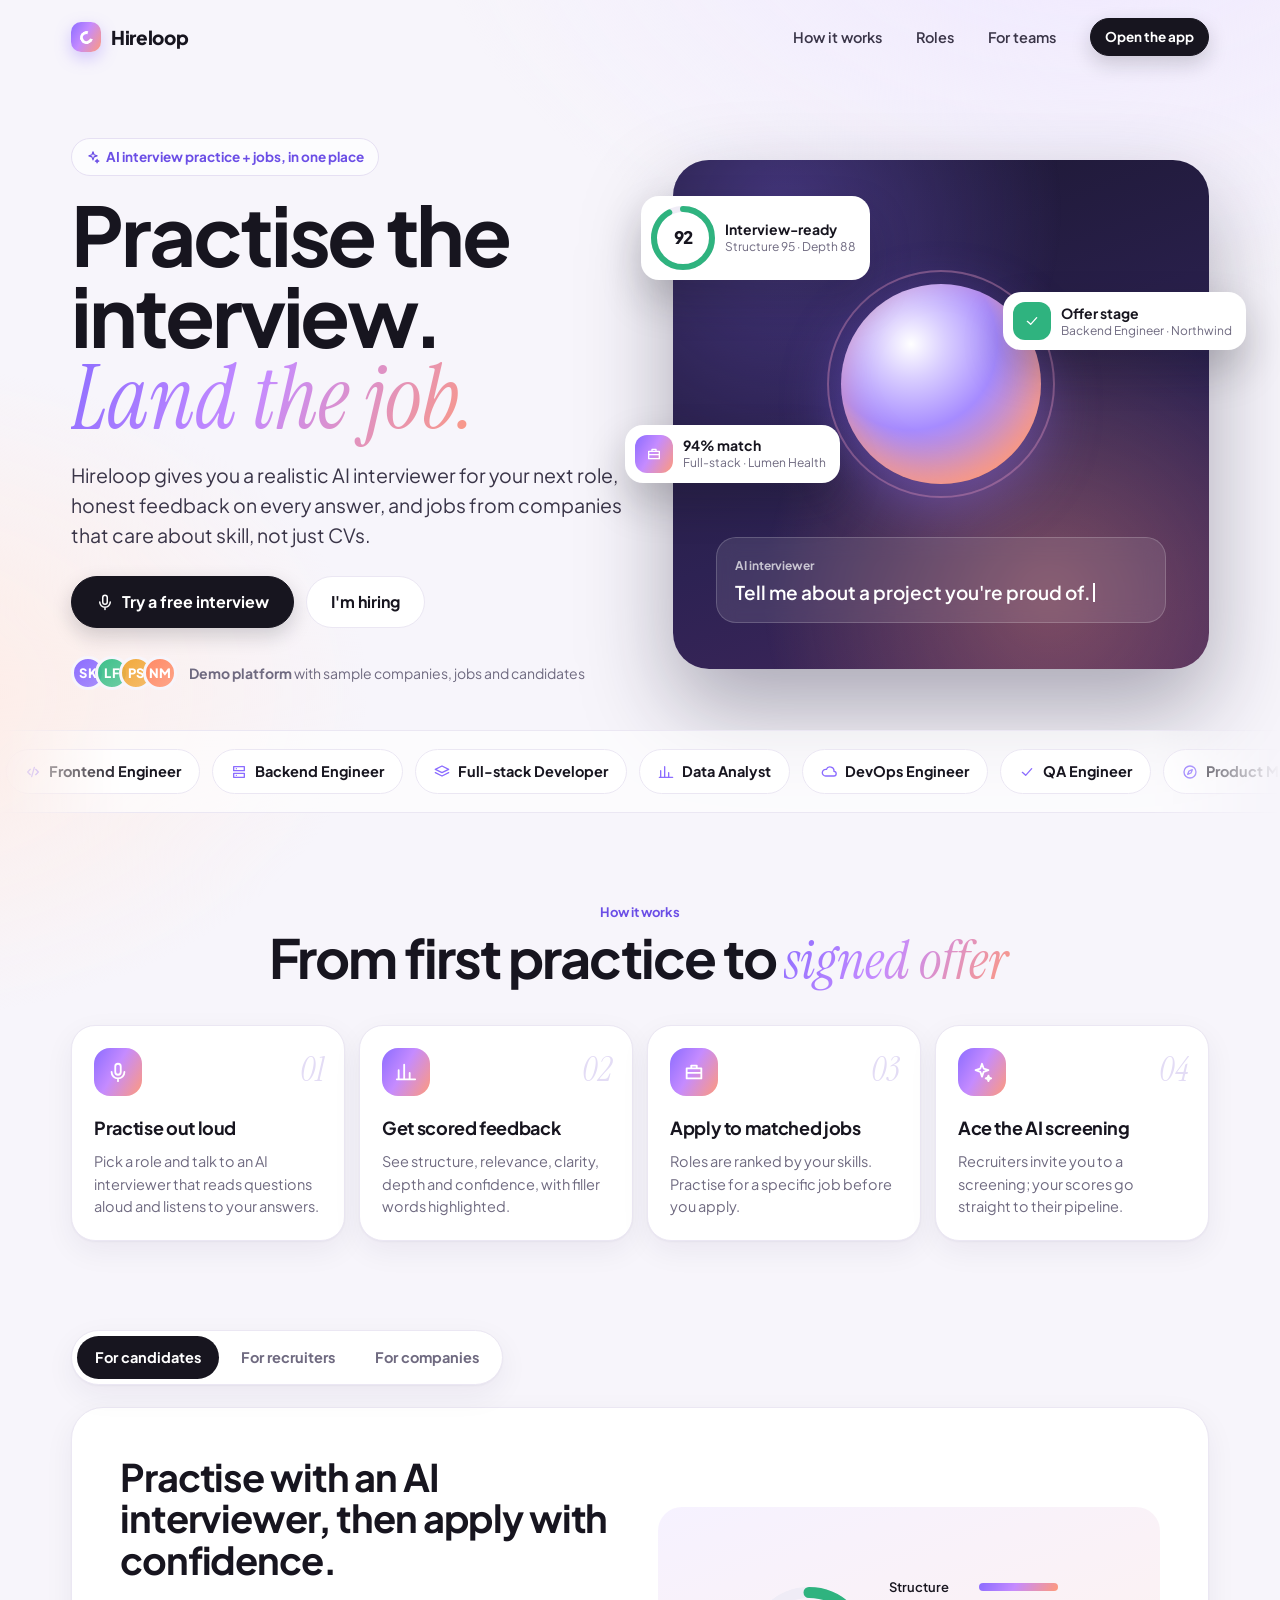
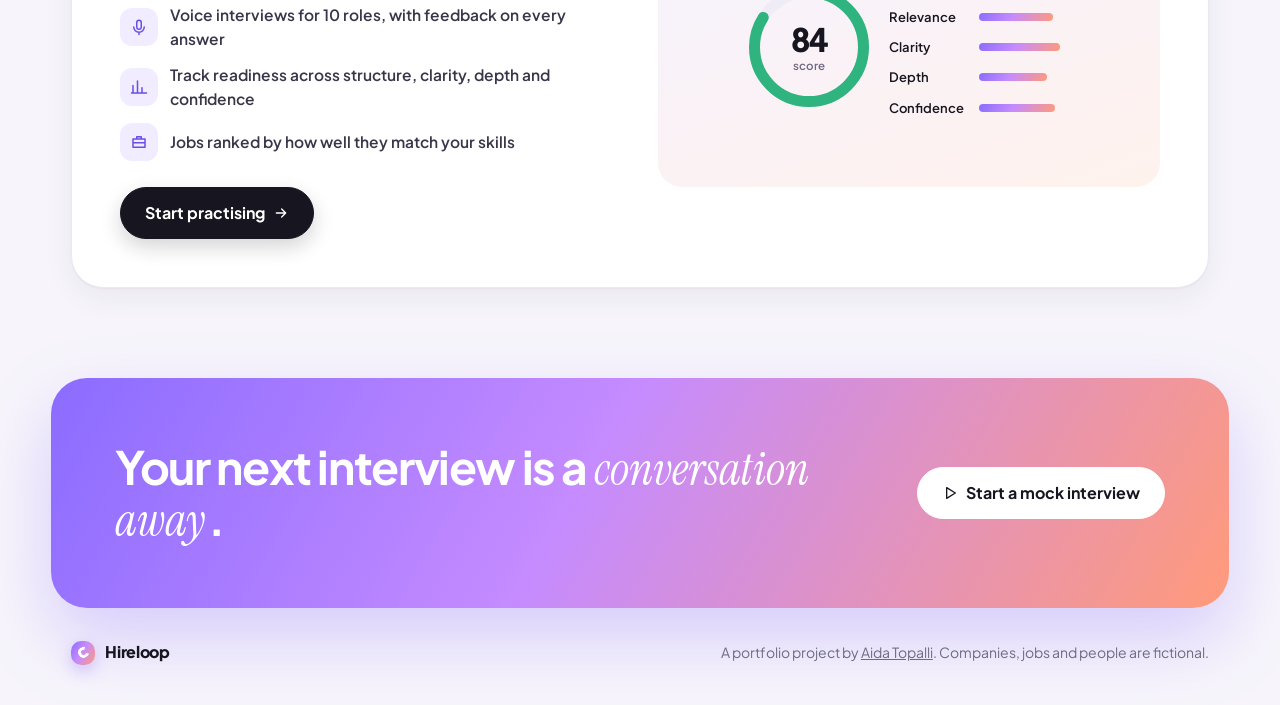
<file: hireloop/index.html>
<!doctype html>
<html lang="en">
  <head>
    <meta charset="UTF-8" />
    <meta name="viewport" content="width=device-width, initial-scale=1.0, viewport-fit=cover" />
    <title>Hireloop · AI interview practice and jobs</title>
    <meta name="description" content="Practise job interviews with an AI interviewer, get scored feedback, and apply to matched jobs. Recruiters and companies hire on proven skill." />
    <meta name="theme-color" content="#8b6cff" />
    <link rel="icon" href="data:image/svg+xml,<svg xmlns='http://www.w3.org/2000/svg' viewBox='0 0 32 32'><defs><linearGradient id='g' x1='0' x2='1'><stop offset='0' stop-color='%238b6cff'/><stop offset='1' stop-color='%23ff9a7a'/></linearGradient></defs><rect width='32' height='32' rx='9' fill='url(%23g)'/><path d='M11 21a7 7 0 1 1 10 0' stroke='white' stroke-width='3.2' fill='none' stroke-linecap='round'/></svg>" />
  </head>
  <body>
    <div id="root"></div>
    <link rel="stylesheet" href="./app.css" />
    <script type="module" src="./app.js"></script>
  </body>
</html>
</file>
<file: hireloop/app.css>
@import"https://fonts.googleapis.com/css2?family=Instrument+Serif:ital@0;1&family=Plus+Jakarta+Sans:wght@400;500;600;700;800&display=swap";:root{--bg: #f7f5fb;--card: #ffffff;--ink: #17151f;--ink2: #3a3548;--mute: #6f6a80;--line: #ebe7f3;--track: #efecf6;--field: #f4f2f9;--violet: #8b6cff;--violet-d: #6b4ee6;--peach: #ff9a7a;--mint: #2fb37f;--amber: #f2a93b;--rose: #f0627a;--sky: #4f95e0;--grad: linear-gradient(120deg, #8b6cff 0%, #c58bff 45%, #ff9a7a 100%);--r: 22px;--shadow: 0 1px 2px rgba(30, 20, 70, .04), 0 10px 30px rgba(30, 20, 70, .06);--serif: "Instrument Serif", Georgia, serif;color-scheme:light}*{box-sizing:border-box;min-width:0}html{-webkit-text-size-adjust:100%;scroll-behavior:smooth}body{margin:0;background:var(--bg);color:var(--ink);font:15.5px/1.55 Plus Jakarta Sans,system-ui,sans-serif;-webkit-font-smoothing:antialiased;overflow-x:hidden}body.locked{overflow:hidden}h1,h2,h3,h4{margin:0;letter-spacing:-.02em}em{font-family:var(--serif);font-style:italic;font-weight:400;letter-spacing:0}h1 em,h2 em{background:var(--grad);-webkit-background-clip:text;background-clip:text;color:transparent;padding-right:.05em}a{color:inherit}button,input,select,textarea{font:inherit;color:inherit}button{cursor:pointer}:focus-visible{outline:3px solid color-mix(in srgb,var(--violet) 55%,transparent);outline-offset:2px}.ico{flex:none}.muted{color:var(--mute)}.small{font-size:13.5px}.tiny{font-size:12.5px}.grow{flex:1;min-width:0}.center{text-align:center}.eyebrow{margin:0 0 6px;font-size:13px;font-weight:700;color:var(--violet-d)}.eyebrow.center{display:block}.link{font-weight:700;color:var(--violet-d);text-decoration:none;font-size:14px}.link:hover{text-decoration:underline}.link-btn{border:0;background:none;color:var(--mute);font-size:13.5px;text-decoration:underline;padding:6px 0;align-self:center}.btn{display:inline-flex;align-items:center;justify-content:center;gap:8px;min-height:44px;padding:0 18px;border-radius:999px;border:1px solid var(--line);background:var(--card);font-weight:700;font-size:14.5px;text-decoration:none;white-space:nowrap;transition:transform .18s,box-shadow .18s,background .18s,border-color .18s}.btn:hover{transform:translateY(-1px);border-color:#d8d2ea}.btn:active{transform:translateY(0) scale(.98)}.btn:disabled{opacity:.45;cursor:not-allowed;transform:none}.btn.primary{background:var(--ink);color:#fff;border-color:var(--ink);box-shadow:0 8px 20px #17151f2e}.btn.primary:hover{box-shadow:0 12px 26px #17151f3d}.btn.light{background:#fff;color:var(--ink);border-color:#fff}.btn.glass{background:#17151f2e;color:#fff;border-color:#ffffff4d;backdrop-filter:blur(8px)}.btn.ghost{background:transparent;border-color:transparent}.btn.ghost:hover{background:var(--field)}.btn.danger{color:var(--rose)}.btn.big{min-height:52px;padding:0 24px;font-size:16px}.btn.small{min-height:38px;padding:0 14px;font-size:13.5px}.btn.tiny{min-height:32px;padding:0 12px;font-size:12.5px}.btn.full{width:100%}.icon-btn{position:relative;width:42px;height:42px;display:inline-grid;place-items:center;border-radius:12px;border:0;background:transparent;color:var(--ink2);transition:background .15s}.icon-btn:hover{background:var(--field)}.icon-btn.light{color:#fff}.icon-btn.light:hover{background:#ffffff24}.icon-btn.save.on{color:var(--violet)}.icon-btn.save.on .ico{fill:currentColor}.dot{position:absolute;top:5px;right:4px;min-width:18px;height:18px;padding:0 5px;border-radius:9px;background:var(--rose);color:#fff;font-size:11px;font-weight:800;display:grid;place-items:center;border:2px solid var(--card)}.brand{display:inline-flex;align-items:center;gap:10px;font-weight:800;font-size:19px;letter-spacing:-.02em;text-decoration:none}.logo-mark{position:relative;display:inline-block;border-radius:10px;background:var(--grad);box-shadow:0 6px 16px #8b6cff59}.logo-mark i{position:absolute;inset:28%;border-radius:50%;border:3px solid #fff;border-right-color:transparent;transform:rotate(-30deg)}.avatar{display:inline-grid;place-items:center;border-radius:50%;color:#fff;font-weight:800;flex:none;letter-spacing:.02em}.co-badge{display:inline-grid;place-items:center;border-radius:14px;font-weight:800;flex:none}.chip{display:inline-flex;align-items:center;gap:6px;border:1px solid var(--line);background:var(--card);border-radius:999px;padding:0 14px;min-height:38px;font-weight:600;font-size:13.5px;white-space:nowrap;transition:all .15s}.chip:hover{border-color:#d6cff0}.chip.on{background:var(--ink);color:#fff;border-color:var(--ink)}.chip em{font-family:inherit;font-style:normal;font-size:12px;background:var(--field);color:var(--mute);padding:1px 7px;border-radius:99px}.chip.on em{background:#ffffff2e;color:#fff}.chip.glass{background:#ffffff2e;color:#fff;border-color:#ffffff47;min-height:32px}.chips{display:flex;flex-wrap:wrap;gap:8px}.chips.scroll-x{flex-wrap:nowrap;overflow-x:auto;padding-bottom:4px;scrollbar-width:none}.chips.scroll-x .chip{flex:none}.shell{min-height:100vh}.topbar{position:sticky;top:0;z-index:30;display:flex;align-items:center;gap:18px;padding:10px max(3vw,16px);background:color-mix(in srgb,var(--bg) 82%,transparent);backdrop-filter:blur(16px);border-bottom:1px solid var(--line)}.nav{display:flex;gap:2px;margin-left:12px}.nav a{display:inline-flex;align-items:center;gap:8px;padding:9px 14px;border-radius:12px;text-decoration:none;font-weight:600;font-size:14.5px;color:var(--ink2);transition:background .15s}.nav a:hover{background:var(--card)}.nav a.on{background:var(--card);color:var(--ink);box-shadow:var(--shadow)}.nav a.on .ico{color:var(--violet)}.top-right{margin-left:auto;display:flex;align-items:center;gap:6px}.pop-wrap{position:relative}.pop{position:absolute;right:0;top:calc(100% + 10px);width:min(360px,92vw);background:var(--card);border:1px solid var(--line);border-radius:20px;box-shadow:0 24px 60px #1e144629;padding:14px;z-index:40;animation:pop .22s cubic-bezier(.2,.8,.2,1)}@keyframes pop{0%{opacity:0;transform:translateY(-6px) scale(.98)}}.pop-title{display:block;font-size:13px;color:var(--mute);margin:2px 6px 10px}.notice{display:flex;gap:10px;padding:10px;border-radius:14px}.notice span{width:8px;height:8px;border-radius:50%;margin-top:7px;flex:none;background:transparent}.notice.unread{background:#f6f3ff}.notice.unread span{background:var(--violet)}.notice p{margin:0;font-size:14px;line-height:1.4}.notice small{color:var(--mute);font-size:12px}.who{display:flex;align-items:center;gap:10px;border:1px solid var(--line);background:var(--card);border-radius:999px;padding:4px 12px 4px 4px}.who-txt{display:grid;text-align:left;line-height:1.2}.who-txt b{font-size:13.5px}.who-txt small{font-size:12px;color:var(--mute)}.chev-d{transform:rotate(90deg);color:var(--mute)}.who-opt{display:flex;align-items:center;gap:12px;width:100%;border:0;background:none;padding:10px;border-radius:14px;text-align:left}.who-opt:hover,.who-opt.on{background:var(--field)}.who-opt span{flex:1;display:grid;line-height:1.3}.who-opt small{color:var(--mute);font-size:12.5px}.who-link{display:flex;align-items:center;gap:8px;width:100%;border:0;background:none;padding:10px;border-radius:12px;font-size:14px;font-weight:600;color:var(--ink2);text-decoration:none;margin-top:4px}.who-link:hover{background:var(--field)}.menu-btn,.tabbar{display:none}.main{padding-bottom:40px}.page{max-width:1200px;margin:0 auto;padding:28px max(3vw,16px) 24px;display:grid;gap:22px;animation:fade .35s ease}.page.wide{max-width:1360px}.page.narrow{max-width:760px}@keyframes fade{0%{opacity:0;transform:translateY(6px)}}.page-head{display:flex;justify-content:space-between;align-items:end;gap:16px;flex-wrap:wrap}.page-head>div:first-child{flex:1 1 300px}.page-head>.btn,.page-head>.head-actions{flex:none}.page-head h1{font-size:clamp(30px,4vw,44px);line-height:1.08}.page-head p.muted{margin:8px 0 0}.head-actions{display:flex;gap:8px;flex-wrap:wrap}.card{background:var(--card);border:1px solid var(--line);border-radius:var(--r);padding:clamp(18px,2.2vw,24px);box-shadow:var(--shadow)}.card-head{display:flex;justify-content:space-between;align-items:baseline;gap:12px;margin-bottom:14px}.card-head h3,.card-title{font-size:17px}.card-title{margin:0 0 12px}.section-head{display:flex;justify-content:space-between;align-items:baseline;margin-bottom:12px}.section-title{font-size:19px;margin:0 0 12px}.grid-2{display:grid;grid-template-columns:minmax(0,1fr) minmax(0,1fr);gap:18px;align-items:start}.grid-2.wide-left{grid-template-columns:minmax(0,1.5fr) minmax(0,1fr)}.empty{display:grid;justify-items:center;gap:10px;padding:48px 16px;color:var(--mute);text-align:center}.empty b{color:var(--ink);font-size:17px}.row{display:flex;gap:8px}.row-end{display:flex;justify-content:flex-end;gap:10px;flex-wrap:wrap;margin-top:6px}.row-end.small-gap{gap:6px}.stat-row{display:grid;grid-template-columns:repeat(4,minmax(0,1fr));gap:14px}.stat{background:var(--card);border:1px solid var(--line);border-radius:20px;padding:16px;display:flex;align-items:center;gap:14px;box-shadow:var(--shadow);position:relative;overflow:hidden;transition:transform .2s}.stat:hover{transform:translateY(-2px)}.stat div{display:grid;line-height:1.2}.stat b{font-size:24px;letter-spacing:-.02em;font-variant-numeric:tabular-nums}.stat span:not(.stat-ico){font-size:13px;color:var(--mute);font-weight:600}.stat .spark{margin-left:auto;opacity:.9;flex:none}.stat-ico{width:44px;height:44px;border-radius:14px;display:grid;place-items:center;flex:none}.stat-ico.violet{background:#efeaff;color:var(--violet-d)}.stat-ico.mint{background:#e2f6ee;color:var(--mint)}.stat-ico.peach{background:#ffece5;color:#e06d48}.stat-ico.sky{background:#e5f0fc;color:var(--sky)}.spark-line{fill:none;stroke:var(--violet);stroke-width:2}.spark-area{fill:color-mix(in srgb,var(--violet) 14%,transparent)}.ring{position:relative;display:inline-grid;place-items:center;flex:none}.ring svg{position:absolute;inset:0;width:100%;height:100%}.ring-in{position:relative;display:grid;justify-items:center;line-height:1}.ring-in b{font-weight:800;letter-spacing:-.03em;font-variant-numeric:tabular-nums}.ring-in span{font-size:11.5px;color:var(--mute);font-weight:600;margin-top:4px}.radar{width:100%;max-width:340px;height:auto;display:block;margin:0 auto;overflow:visible}.radar-grid{fill:none;stroke:var(--line);stroke-width:1}.radar-fill{fill:color-mix(in srgb,var(--violet) 22%,transparent);stroke:var(--violet);stroke-width:2;animation:grow .9s cubic-bezier(.2,.8,.2,1) both;transform-origin:center}@keyframes grow{0%{transform:scale(.2);opacity:0}}.radar-dot{fill:#fff;stroke:var(--violet);stroke-width:2}.radar-label{font-size:15px;font-weight:700;fill:var(--ink2)}.bars{display:grid;gap:12px}.bar-row{display:grid;grid-template-columns:96px minmax(0,1fr) 30px;gap:12px;align-items:center;font-size:14px}.bar-row span{font-weight:600;color:var(--ink2)}.bar-row b{text-align:right;font-variant-numeric:tabular-nums}.bar{height:10px;border-radius:6px;background:var(--track);overflow:hidden}.bar i{display:block;height:100%;border-radius:6px;background:var(--grad);transition:width 1s cubic-bezier(.2,.8,.2,1)}.orb{--lvl: 0;position:relative;width:168px;height:168px;margin:0 auto;display:grid;place-items:center}.orb i{position:absolute;inset:0;border-radius:50%}.orb i:nth-child(1){background:radial-gradient(circle at 35% 30%,#fff,#d9ceff 18%,#a68bff 45%,#ff9a7a 85%);box-shadow:0 20px 60px #8b6cff73,inset 0 -10px 30px #ff9a7a80;animation:breathe 5s ease-in-out infinite;transform:scale(calc(1 + var(--lvl) * .14));transition:transform .08s linear}.orb i:nth-child(2){inset:-14px;border:2px solid rgba(139,108,255,.25);animation:ring 3.2s ease-out infinite}.orb i:nth-child(3){inset:-14px;border:2px solid rgba(255,154,122,.25);animation:ring 3.2s ease-out 1.6s infinite}.orb.speaking i:nth-child(1){animation:talk .5s ease-in-out infinite alternate,hue 6s linear infinite}.orb.listening i:nth-child(1){background:radial-gradient(circle at 35% 30%,#fff,#c9f3e2 20%,#57d1a0 55%,#8b6cff);box-shadow:0 20px 60px #2fb37f66}.orb.listening i:nth-child(2),.orb.listening i:nth-child(3){border-color:#2fb37f59}.orb.thinking i:nth-child(1){animation:spin 2.2s linear infinite;background:conic-gradient(from 0deg,#8b6cff,#ff9a7a,#c58bff,#8b6cff)}.orb.mini{width:70px;height:70px;position:absolute;top:-10px;right:-6px;opacity:.55}.orb.big{width:150px;height:150px}@keyframes breathe{50%{transform:scale(1.04)}}@keyframes talk{0%{transform:scale(.97)}to{transform:scale(1.08)}}@keyframes hue{to{filter:hue-rotate(30deg)}}@keyframes ring{0%{transform:scale(.9);opacity:.9}to{transform:scale(1.45);opacity:0}}@keyframes spin{to{transform:rotate(360deg)}}.invite{display:flex;align-items:center;gap:16px;padding:18px 20px;border-radius:var(--r);background:linear-gradient(120deg,#1d1830,#2c2150);color:#fff;box-shadow:0 18px 40px #1d183040;flex-wrap:wrap;animation:fade .5s ease}.invite>div{flex:1 1 280px}.invite p{margin:4px 0 0;opacity:.8;font-size:14px}.invite-ico{width:46px;height:46px;border-radius:14px;display:grid;place-items:center;background:var(--grad);flex:none}.hero-card{position:relative;overflow:hidden;display:flex;align-items:center;justify-content:space-between;gap:24px;padding:clamp(22px,3.4vw,40px);border-radius:28px;background:var(--grad);color:#fff;box-shadow:0 24px 60px #8b6cff47;flex-wrap:wrap}.hero-card:before{content:"";position:absolute;width:380px;height:380px;border-radius:50%;right:-120px;top:-160px;background:#ffffff24}.hero-copy{position:relative;max-width:560px}.hero-card h2{font-size:clamp(26px,3.4vw,38px);line-height:1.1;margin:14px 0 10px}.hero-card h2 em{color:#fff;background:none;-webkit-text-fill-color:#fff}.hero-card p{margin:0 0 20px;opacity:.9}.hero-btns{display:flex;gap:10px;flex-wrap:wrap}.hero-viz{position:relative}.hero-viz .ring-in span{color:#ffffffd9}.hero-viz .ring circle:first-child{stroke:#ffffff40}.skill-viz{display:grid;grid-template-columns:minmax(0,1fr) minmax(0,1fr);gap:14px;align-items:center}.list{list-style:none;margin:0;padding:0}.list li+li{border-top:1px solid var(--line)}.list-row{display:flex;align-items:center;gap:14px;padding:12px 4px;text-decoration:none;border-radius:12px;transition:background .15s}a.list-row:hover{background:var(--field)}.list-row .grow{display:grid;line-height:1.35}.list-row small{color:var(--mute);font-size:13px}.score-pill{width:44px;height:44px;border-radius:14px;display:grid;place-items:center;font-weight:800;flex:none;font-variant-numeric:tabular-nums}.score-pill.good{background:#e2f6ee;color:var(--mint)}.score-pill.ok{background:#fff3df;color:#c98a1c}.score-pill.low{background:#ffe8ec;color:var(--rose)}.score-pill.none{background:var(--field);color:var(--mute)}.score-pill.sm{width:34px;height:34px;border-radius:11px;font-size:13px}.mini-bars{display:flex;align-items:end;gap:3px;height:30px}.mini-bars i{width:6px;border-radius:3px;background:var(--grad)}.job-grid{display:grid;grid-template-columns:repeat(auto-fill,minmax(290px,1fr));gap:14px}.job{background:var(--card);border:1px solid var(--line);border-radius:20px;padding:16px;display:grid;gap:12px;cursor:pointer;transition:transform .2s,box-shadow .2s,border-color .2s;box-shadow:var(--shadow)}.job:hover{transform:translateY(-3px);box-shadow:0 18px 40px #1e14461a;border-color:#ddd5f4}.job.static{cursor:default}.job.static:hover{transform:none}.job-top{display:flex;gap:12px;align-items:center}.job-top h4{font-size:15.5px;line-height:1.3}.job-top p{margin:2px 0 0}.tags{display:flex;flex-wrap:wrap;gap:6px}.tags span{display:inline-flex;align-items:center;gap:4px;font-size:12.5px;font-weight:600;padding:4px 10px;border-radius:999px;background:var(--field);color:var(--ink2)}.job-foot{display:flex;justify-content:space-between;align-items:center;gap:8px}.match{font-size:12.5px;font-weight:800;padding:5px 10px;border-radius:999px;background:var(--field);color:var(--mute)}.match.mid{background:#fff3df;color:#b37812}.match.hi{background:#e2f6ee;color:var(--mint)}.applied{display:inline-flex;gap:4px;align-items:center;font-size:12.5px;font-weight:800;color:var(--violet-d)}.searchbar{display:flex;gap:10px;flex-wrap:wrap;align-items:center}.search{flex:1 1 280px;display:flex;align-items:center;gap:10px;background:var(--card);border:1px solid var(--line);border-radius:999px;padding:0 16px;min-height:48px;box-shadow:var(--shadow);color:var(--mute)}.search:focus-within{border-color:var(--violet)}.search input{flex:1;border:0;background:none;font-size:16px;color:var(--ink)}.search input:focus{outline:none}select{min-height:44px;border:1px solid var(--line);background:var(--card);border-radius:999px;padding:0 14px;font-weight:600;font-size:14px}.filters{display:flex;flex-wrap:wrap;gap:10px;align-items:center}.range{display:inline-flex;align-items:center;gap:10px;background:var(--card);border:1px solid var(--line);border-radius:999px;padding:0 14px;min-height:40px;font-size:13.5px;font-weight:600;color:var(--ink2)}.range input{accent-color:var(--violet);width:110px}.result-count{margin:-8px 0 0}.overlay{position:fixed;inset:0;z-index:60;background:#17151f6b;backdrop-filter:blur(4px);display:grid;place-items:center;padding:16px;animation:fadeIn .2s}@keyframes fadeIn{0%{opacity:0}}.modal{width:min(560px,100%);max-height:calc(100vh - 32px);overflow-y:auto;background:var(--card);border-radius:26px;padding:22px 24px 24px;box-shadow:0 40px 80px #17151f4d;animation:rise .3s cubic-bezier(.2,.8,.2,1)}.modal.wide{width:min(760px,100%)}@keyframes rise{0%{opacity:0;transform:translateY(14px) scale(.98)}}.modal-head{display:flex;justify-content:space-between;align-items:center;gap:12px;margin-bottom:12px}.modal-head h2{font-size:22px}.jd{display:grid;gap:14px}.jd-top{display:flex;gap:14px;align-items:center;flex-wrap:wrap}.jd-top .tags{margin-top:8px}.jd-desc{margin:0;font-size:15.5px;color:var(--ink2)}.jd h4{font-size:14px}.skill-chips{display:flex;flex-wrap:wrap;gap:6px}.skill-chips span{display:inline-flex;align-items:center;gap:4px;font-size:13px;font-weight:600;padding:5px 11px;border-radius:999px;background:var(--field)}.skill-chips span.have{background:#e2f6ee;color:#1f7f58}.skill-chips.edit span{padding-right:4px}.skill-chips.edit button{border:0;background:#0000000f;width:22px;height:22px;border-radius:50%;display:grid;place-items:center;color:inherit}.jd-applied{display:flex;gap:8px;align-items:center;padding:12px 14px;border-radius:14px;background:#efeaff;color:var(--violet-d);font-weight:600}.apply{display:grid;gap:10px;padding:14px;border-radius:18px;background:var(--field)}.field{display:grid;gap:6px}.field>span{font-size:13.5px;font-weight:700;color:var(--ink2)}.field input,.field textarea,.field select,.row input{width:100%;min-height:46px;border:1px solid var(--line);border-radius:14px;padding:10px 14px;font-size:16px;background:var(--card)}.field textarea{min-height:110px;resize:vertical}.field input:focus,.field textarea:focus,.field select:focus,.row input:focus{outline:none;border-color:var(--violet);box-shadow:0 0 0 3px #ece6ff}.field.bad input,.field.bad textarea{border-color:var(--rose)}.err{font-style:normal;font-family:inherit;font-size:13px;color:var(--rose);font-weight:600}.form{display:grid;gap:14px}.two{display:grid;grid-template-columns:repeat(2,minmax(0,1fr));gap:12px}.three{display:grid;grid-template-columns:repeat(3,minmax(0,1fr));gap:12px}.board{display:grid;grid-template-columns:repeat(5,minmax(230px,1fr));gap:12px;overflow-x:auto;padding-bottom:6px;align-items:start}.board.four{grid-template-columns:repeat(4,minmax(230px,1fr))}.col{background:#f0edf7;border-radius:20px;padding:10px;display:grid;gap:8px;min-height:180px;align-content:start;transition:background .15s,box-shadow .15s}.col.over{background:#e6dffd;box-shadow:inset 0 0 0 2px var(--violet)}.col-head{display:flex;justify-content:space-between;align-items:center;padding:4px 6px 6px}.col-head span{font-size:12.5px;font-weight:800;background:var(--card);border-radius:99px;padding:2px 9px;color:var(--mute)}.col-empty{margin:0;padding:18px;text-align:center;border:2px dashed #ddd6ef;border-radius:14px;color:var(--mute);font-size:13px}.col-offer .col-head b{color:var(--mint)}.col-rejected .col-head b{color:var(--rose)}.kcard{background:var(--card);border-radius:16px;padding:12px;display:grid;gap:8px;border:1px solid var(--line);box-shadow:0 1px 2px #1e14460d}.kcard.cand{cursor:grab;transition:transform .15s,box-shadow .15s}.kcard.cand:hover{transform:translateY(-2px);box-shadow:0 10px 24px #1e14461a}.kcard.dragging{opacity:.4}.kcard.me{border-color:#cfc3ff;box-shadow:0 0 0 3px #efeaff}.cand-top{display:flex;gap:10px;align-items:center}.cand-top .grow{display:grid;line-height:1.25}.cand-top b{font-size:14.5px;display:flex;gap:6px;align-items:center}.cand-top small{font-size:12.5px}.new-tag{font-size:10.5px;font-weight:800;color:#fff;background:var(--grad);padding:2px 7px;border-radius:99px}.job-line{display:flex;gap:5px;align-items:center;font-size:12.5px}.mini-skills{display:flex;flex-wrap:wrap;gap:4px}.mini-skills span{font-size:11.5px;font-weight:700;padding:3px 8px;border-radius:99px;background:var(--field);color:var(--ink2)}.kcard .job-top .grow{display:grid;line-height:1.3}.drawer{display:grid;gap:16px}.drawer-top{display:flex;gap:16px;align-items:center;flex-wrap:wrap}.drawer-top h3{font-size:18px}.drawer-top p{margin:4px 0 10px}.no-score{display:grid;justify-items:center;gap:4px;font-size:12.5px;color:var(--mute);width:96px;text-align:center}.stage-track{display:grid;grid-template-columns:repeat(5,minmax(0,1fr));gap:6px}.stage-track button{border:0;border-radius:12px;padding:10px 4px;font-size:13px;font-weight:700;background:var(--field);color:var(--mute);transition:background .15s}.stage-track button.done{background:#e6dffd;color:var(--violet-d)}.stage-track button.on{background:var(--ink);color:#fff}.screen-res{background:var(--field);border-radius:18px;padding:16px;display:grid;gap:10px}.screen-res h4{display:flex;gap:6px;align-items:center;font-size:15px}.screen-res p{margin:0;color:var(--ink2)}.talent-grid{display:grid;grid-template-columns:repeat(auto-fill,minmax(290px,1fr));gap:14px}.talent{background:var(--card);border:1px solid var(--line);border-radius:20px;padding:16px;display:grid;gap:10px;cursor:pointer;box-shadow:var(--shadow);transition:transform .2s,box-shadow .2s}.talent:hover{transform:translateY(-3px);box-shadow:0 18px 40px #1e14461a}.talent p{margin:0;display:flex;gap:4px;align-items:center}.listing{display:flex;align-items:center;gap:12px;padding:12px 0;flex-wrap:wrap}.listing .grow{display:grid;line-height:1.35;flex:1 1 220px}.listing small{font-size:13px}.kpi{display:grid;text-align:center;line-height:1.1}.kpi b{font-size:18px}.kpi small{font-size:11.5px;color:var(--mute)}.toggle{display:inline-flex;align-items:center;gap:8px;border:0;background:none;font-size:13px;font-weight:700;color:var(--mute);padding:6px}.toggle i{width:40px;height:24px;border-radius:99px;background:#ddd8e8;position:relative;transition:background .2s}.toggle i:after{content:"";position:absolute;top:3px;left:3px;width:18px;height:18px;border-radius:50%;background:#fff;transition:transform .2s;box-shadow:0 1px 3px #0003}.toggle.on{color:var(--mint)}.toggle.on i{background:var(--mint)}.toggle.on i:after{transform:translate(16px)}.vbars{display:flex;align-items:end;gap:14px;height:220px;padding:0 6px}.vbar{flex:1;display:grid;grid-template-rows:1fr auto;height:100%;gap:8px;text-align:center;font-size:12px;font-weight:700;color:var(--mute)}.vbar-cols{display:flex;align-items:end;justify-content:center;gap:4px}.vbar-cols i{width:16px;border-radius:8px 8px 4px 4px;background:#d9cfff;animation:rise-bar .9s cubic-bezier(.2,.8,.2,1) both;transform-origin:bottom}.vbar-cols i.b{background:var(--grad)}@keyframes rise-bar{0%{transform:scaleY(0)}}.legend{display:flex;gap:16px;margin-top:12px;font-size:13px;color:var(--mute);font-weight:600}.legend span{display:inline-flex;align-items:center;gap:6px}.legend i{width:12px;height:12px;border-radius:4px;background:#d9cfff}.legend i.b{background:var(--grad)}.preview{display:grid;gap:10px;position:sticky;top:90px}.setup{display:grid;grid-template-columns:minmax(0,1.5fr) minmax(0,1fr);gap:18px;align-items:start}.role-grid{display:grid;grid-template-columns:repeat(auto-fill,minmax(170px,1fr));gap:10px}.role{display:grid;gap:6px;text-align:left;border:1px solid var(--line);background:var(--card);border-radius:18px;padding:14px;transition:all .18s}.role:hover{border-color:#d8d0f3;transform:translateY(-2px)}.role.on{border-color:var(--violet);box-shadow:0 0 0 3px #ece6ff;background:#fbfaff}.role-ico{width:38px;height:38px;border-radius:12px;display:grid;place-items:center;background:var(--field);color:var(--ink2)}.role.on .role-ico{background:var(--grad);color:#fff}.role b{font-size:14.5px}.role small{font-size:12px;color:var(--mute)}.setup-side{display:grid;gap:12px;position:sticky;top:90px}.setup-side .card-title{margin:6px 0 0}.seg-list{display:grid;gap:8px}.seg-item{display:grid;text-align:left;border:1px solid var(--line);background:var(--card);border-radius:14px;padding:10px 14px}.seg-item small{color:var(--mute);font-size:12.5px}.seg-item.on{border-color:var(--violet);background:#fbfaff;box-shadow:0 0 0 3px #ece6ff}.seg{display:grid;grid-template-columns:repeat(3,minmax(0,1fr));gap:6px;background:var(--field);padding:5px;border-radius:16px}.seg button{border:0;background:none;border-radius:12px;padding:8px 4px;font-weight:700;font-size:13.5px;display:grid}.seg button small{font-weight:500;color:var(--mute);font-size:11.5px}.seg button.on{background:var(--card);box-shadow:var(--shadow)}.switch{display:flex;align-items:center;gap:10px;font-size:14px;font-weight:600;cursor:pointer}.switch input{position:absolute;opacity:0}.switch .track{width:42px;height:24px;border-radius:99px;background:#ddd8e8;position:relative;transition:background .2s;flex:none}.switch .track i{position:absolute;top:3px;left:3px;width:18px;height:18px;border-radius:50%;background:#fff;transition:transform .2s}.switch input:checked+.track{background:var(--violet)}.switch input:checked+.track i{transform:translate(18px)}.switch input:focus-visible+.track{outline:3px solid #cfc3ff}.room{min-height:100vh;background:radial-gradient(1200px 600px at 10% -10%,#efe9ff,transparent 60%),radial-gradient(900px 500px at 110% 10%,#ffe9e1,transparent 60%),var(--bg);padding:16px max(3vw,16px) 32px;display:grid;gap:16px;align-content:start}.room-top{display:flex;align-items:center;gap:14px;justify-content:space-between;max-width:1200px;width:100%;margin:0 auto}.steps{display:flex;gap:6px}.steps span{width:28px;height:6px;border-radius:4px;background:#e2ddef;transition:background .3s,width .3s}.steps span.done{background:var(--violet)}.steps span.on{background:var(--grad);width:44px}.pill-time{display:inline-flex;gap:6px;align-items:center;font-weight:700;font-size:14px;background:var(--card);border:1px solid var(--line);padding:8px 14px;border-radius:99px;font-variant-numeric:tabular-nums}.room-grid{display:grid;grid-template-columns:minmax(0,1fr) minmax(0,1.15fr);gap:18px;max-width:1200px;width:100%;margin:0 auto;align-items:stretch}.interviewer{position:relative;overflow:hidden;border-radius:28px;padding:22px 26px 28px;background:linear-gradient(160deg,#1b1730,#2a2050 60%,#3a2457);color:#fff;display:flex;flex-direction:column;gap:12px;box-shadow:0 30px 70px #1b173059}.interviewer:after{content:"";position:absolute;inset:auto -30% -40% auto;width:420px;height:420px;border-radius:50%;background:radial-gradient(circle,rgba(255,154,122,.25),transparent 70%);pointer-events:none}.int-head{display:flex;justify-content:space-between;align-items:center}.live{display:inline-flex;align-items:center;gap:8px;font-size:13px;font-weight:700;background:#ffffff1a;padding:6px 12px;border-radius:99px}.live i{width:8px;height:8px;border-radius:50%;background:#57d1a0;box-shadow:0 0 0 4px #57d1a040;animation:blink 1.4s infinite}@keyframes blink{50%{opacity:.35}}.interviewer .orb{margin:18px auto 4px}.int-state{text-align:center;margin:0;font-size:13.5px;opacity:.75}.q-num{margin:10px 0 0;font-size:13px;font-weight:700;color:#cbbcff}.question{font-size:clamp(22px,2.4vw,30px);line-height:1.25;letter-spacing:-.02em;animation:fade .45s ease}.int-actions{display:flex;gap:8px;flex-wrap:wrap}.tip{margin:0;padding:12px 14px;border-radius:16px;background:#ffffff1a;font-size:14px;line-height:1.5;animation:fade .3s ease}.answer{display:flex;flex-direction:column;gap:12px}.answer-head{display:flex;justify-content:space-between;align-items:start;gap:12px}.answer-head h3{font-size:18px}.answer-head p{margin:4px 0 0}.q-timer{display:flex;align-items:center;gap:8px;font-weight:700;font-variant-numeric:tabular-nums}.answer textarea{flex:1;min-height:260px;border:1px solid var(--line);border-radius:20px;padding:16px 18px;font-size:16px;line-height:1.65;resize:vertical;background:#fcfbfe}.answer textarea:focus{outline:none;border-color:var(--violet);box-shadow:0 0 0 4px #efeaff}.answer-foot{display:flex;align-items:center;gap:12px;flex-wrap:wrap}.mic{width:58px;height:58px;border-radius:50%;border:0;background:var(--grad);color:#fff;display:grid;place-items:center;box-shadow:0 10px 26px #8b6cff66;transition:transform .15s;flex:none}.mic:hover{transform:scale(1.05)}.mic:disabled{background:#d9d5e3;box-shadow:none;cursor:not-allowed}.mic.rec{background:var(--rose);box-shadow:0 0 #f0627a80;animation:pulse 1.4s infinite}@keyframes pulse{70%{box-shadow:0 0 0 16px #f0627a00}to{box-shadow:0 0 #f0627a00}}.wave{display:flex;align-items:center;gap:3px;height:34px;flex:1 1 80px}.wave i{width:4px;height:6px;border-radius:2px;background:#ddd6f2}.wave i.on{background:var(--violet);animation:wv .7s ease-in-out infinite alternate}@keyframes wv{to{height:30px}}.wc{min-width:60px}.answer-foot .btn.primary{margin-left:auto}.center-page{min-height:70vh;display:grid;place-items:center}.scoring{text-align:center;display:grid;gap:10px}.scoring .orb{margin-bottom:20px}.result-hero{display:flex;align-items:center;gap:28px;flex-wrap:wrap}.result-copy{flex:1 1 320px;display:grid;gap:10px}.result-copy h2{font-size:clamp(20px,2.2vw,26px);line-height:1.3}.result-copy p{margin:0}.result-radar{flex:0 1 260px}.source{display:inline-flex;gap:6px;align-items:center;justify-self:start;font-size:12.5px;font-weight:800;padding:5px 11px;border-radius:99px;background:#efeaff;color:var(--violet-d)}.source.ai{background:var(--grad);color:#fff}.shared{display:inline-flex;gap:8px;align-items:center;font-weight:700;color:var(--mint)}.qa-list{display:grid;gap:10px}.qa{padding:0;overflow:hidden}.qa-head{width:100%;display:flex;align-items:center;gap:14px;border:0;background:none;padding:16px 18px;text-align:left}.qa-q{flex:1;display:grid;font-weight:700;font-size:15.5px;line-height:1.35}.qa-q small{font-weight:600;color:var(--mute);font-size:12.5px}.qa-score{width:46px;height:46px;border-radius:14px;display:grid;place-items:center;font-weight:800;flex:none}.qa-score.good{background:#e2f6ee;color:var(--mint)}.qa-score.ok{background:#fff3df;color:#c98a1c}.qa-score.low{background:#ffe8ec;color:var(--rose)}.chev{color:var(--mute);transition:transform .2s}.qa.open .chev{transform:rotate(90deg)}.qa-body{padding:0 18px 18px;display:grid;gap:14px;animation:fade .3s ease}.your-answer{background:var(--field);border-radius:16px;padding:14px 16px}.your-answer p{margin:0;line-height:1.65}.your-answer .label{font-size:12.5px;font-weight:700;color:var(--mute);margin-bottom:6px}mark{background:#ffe1a8;border-radius:4px;padding:0 2px}.fb-cols{display:grid;grid-template-columns:repeat(2,minmax(0,1fr));gap:12px}.fb{border-radius:16px;padding:14px 16px}.fb h4{display:flex;gap:6px;align-items:center;font-size:14.5px;margin-bottom:6px}.fb ul{margin:0;padding-left:18px;display:grid;gap:6px;font-size:14.5px}.fb.good{background:#eaf8f2}.fb.good h4{color:#1f7f58}.fb.improve{background:#fff4ea}.fb.improve h4{color:#b8601d}.coach{margin:0;display:flex;gap:8px;align-items:start;font-size:14.5px;color:var(--ink2)}.coach .ico{color:var(--amber);margin-top:2px}.profile{display:grid;gap:16px}.profile-top{display:flex;gap:16px;align-items:center}.profile-top p{margin:4px 0 0}.toasts{position:fixed;bottom:22px;left:50%;transform:translate(-50%);display:grid;gap:8px;z-index:90;width:max-content;max-width:calc(100% - 32px)}.toast{display:flex;align-items:center;gap:10px;background:var(--ink);color:#fff;padding:12px 18px;border-radius:999px;font-weight:600;font-size:14px;box-shadow:0 16px 40px #17151f4d;animation:rise .3s cubic-bezier(.2,.8,.2,1)}.toast .ico{color:#8ff0c4}.landing{overflow:hidden;background:radial-gradient(1100px 700px at 85% -5%,#efe8ff 0%,transparent 60%),radial-gradient(900px 600px at -10% 30%,#ffece4 0%,transparent 55%),var(--bg)}.l-nav{display:flex;align-items:center;gap:20px;max-width:1240px;margin:0 auto;padding:18px max(4vw,16px)}.l-links{display:flex;gap:6px;margin-left:auto}.l-links a{text-decoration:none;padding:8px 14px;border-radius:99px;font-weight:600;font-size:14.5px;color:var(--ink2)}.l-links a:hover{background:#ffffffb3}.l-hero{max-width:1240px;margin:0 auto;padding:clamp(24px,5vw,64px) max(4vw,16px) 40px;display:grid;grid-template-columns:minmax(0,1.05fr) minmax(0,1fr);gap:40px;align-items:center}.glass-l{background:#ffffffb3;border-color:#e6e0f3;color:var(--violet-d);font-weight:700}.l-copy h1{font-size:clamp(44px,6.4vw,84px);line-height:.98;letter-spacing:-.04em;margin:18px 0}.l-copy h1 em{font-size:1.08em}.l-copy p{font-size:clamp(17px,1.6vw,19.5px);color:var(--ink2);max-width:34em;margin:0 0 26px}.l-cta{display:flex;gap:12px;flex-wrap:wrap}.l-proof{display:flex;align-items:center;gap:12px;margin-top:28px;font-size:14px;color:var(--mute);flex-wrap:wrap}.faces{display:flex}.faces .avatar{border:3px solid var(--bg);margin-left:-10px}.faces .avatar:first-child{margin-left:0}.l-visual{position:relative}.l-stage{position:relative;aspect-ratio:1 / .95;border-radius:36px;background:linear-gradient(160deg,#1b1730,#2d2253 60%,#43275c);box-shadow:0 40px 90px #1b173059;display:grid;place-items:center}.l-stage:before{content:"";position:absolute;inset:0;border-radius:inherit;background:radial-gradient(circle at 70% 85%,rgba(255,154,122,.35),transparent 50%),radial-gradient(circle at 20% 10%,rgba(139,108,255,.35),transparent 45%)}.hero-orb{width:200px;height:200px;margin-top:-60px}.l-bubble{position:absolute;left:8%;right:8%;bottom:9%;background:#ffffff1a;border:1px solid rgba(255,255,255,.18);backdrop-filter:blur(10px);color:#fff;border-radius:20px;padding:14px 18px;min-height:86px}.l-bubble small{opacity:.7;font-weight:700;font-size:12px}.l-bubble p{margin:4px 0 0;font-size:clamp(16px,1.6vw,19px);font-weight:600;line-height:1.35}.caret{display:inline-block;width:2px;height:1em;background:#fff;margin-left:2px;vertical-align:-2px;animation:blink 1s steps(1) infinite}.float{position:absolute;display:flex;align-items:center;gap:10px;background:#fff;color:var(--ink);border-radius:18px;padding:10px 14px 10px 10px;box-shadow:0 20px 40px #17151f38;animation:bob 6s ease-in-out infinite}.float div{display:grid;line-height:1.25}.float b{font-size:14px}.float small{font-size:12px;color:var(--mute)}.f1{top:7%;left:-6%}.f2{top:26%;right:-7%;animation-delay:-2s}.f3{top:52%;left:-9%;animation-delay:-4s}@keyframes bob{50%{transform:translateY(-10px)}}.fi{width:38px;height:38px;border-radius:12px;display:grid;place-items:center;color:#fff}.fi.mint{background:var(--mint)}.fi.violet{background:var(--grad)}.marquee-l{overflow:hidden;padding:18px 0;border-block:1px solid var(--line);background:#fff9;-webkit-mask:linear-gradient(90deg,transparent,#000 10%,#000 90%,transparent);mask:linear-gradient(90deg,transparent,#000 10%,#000 90%,transparent)}.mq{display:flex;width:max-content;animation:slide 40s linear infinite}.marquee-l:hover .mq{animation-play-state:paused}.mq ul{display:flex;gap:12px;list-style:none;margin:0;padding:0 6px}.mq li{display:inline-flex;align-items:center;gap:8px;white-space:nowrap;padding:10px 18px;border-radius:99px;background:var(--card);border:1px solid var(--line);font-weight:700;font-size:14.5px}.mq li .ico{color:var(--violet)}@keyframes slide{to{transform:translate(-50%)}}.l-section{max-width:1240px;margin:0 auto;padding:clamp(48px,7vw,96px) max(4vw,16px) 0}.l-section>h2{font-size:clamp(32px,4.4vw,54px);line-height:1.05;letter-spacing:-.035em;margin-bottom:36px}.steps-l{display:grid;grid-template-columns:repeat(4,minmax(0,1fr));gap:14px}.step-l{position:relative;background:var(--card);border:1px solid var(--line);border-radius:24px;padding:22px;box-shadow:var(--shadow);transition:transform .25s,box-shadow .25s}.step-l:hover{transform:translateY(-6px);box-shadow:0 24px 50px #1e14461a}.step-n{position:absolute;top:18px;right:20px;font-family:var(--serif);font-style:italic;font-size:34px;color:#e3dcf5}.step-ico{width:48px;height:48px;border-radius:16px;display:grid;place-items:center;background:var(--grad);color:#fff;margin-bottom:18px}.step-l h3{font-size:18px;margin-bottom:8px}.step-l p{margin:0;color:var(--mute);font-size:14.5px}.aud-tabs{display:inline-flex;gap:4px;background:var(--card);border:1px solid var(--line);padding:5px;border-radius:99px;margin-bottom:22px;box-shadow:var(--shadow);flex-wrap:wrap}.aud-tabs button{border:0;background:none;border-radius:99px;padding:10px 18px;font-weight:700;font-size:14.5px;color:var(--mute);transition:all .2s}.aud-tabs button.on{background:var(--ink);color:#fff}.aud-body{display:grid;grid-template-columns:minmax(0,1fr) minmax(0,1fr);gap:36px;align-items:center;background:var(--card);border:1px solid var(--line);border-radius:32px;padding:clamp(22px,4vw,48px);box-shadow:var(--shadow);animation:fade .4s ease}.aud-body h2{font-size:clamp(26px,3vw,38px);line-height:1.1;letter-spacing:-.03em}.aud-points{list-style:none;padding:0;margin:22px 0 26px;display:grid;gap:12px}.aud-points li{display:flex;gap:12px;align-items:center;font-weight:600;color:var(--ink2)}.aud-points span{width:38px;height:38px;border-radius:12px;display:grid;place-items:center;background:#f1ecff;color:var(--violet-d);flex:none}.aud-art{background:linear-gradient(160deg,#f6f2ff,#fff2ed);border-radius:24px;padding:24px;min-height:280px;display:grid;place-items:center}.mock-results{display:flex;gap:20px;align-items:center;flex-wrap:wrap;justify-content:center}.mock-bars{display:grid;gap:10px;min-width:180px}.mock-bars div{display:grid;grid-template-columns:80px 1fr;gap:10px;align-items:center;font-size:13px;font-weight:600}.mock-bars i{height:8px;border-radius:4px;background:var(--grad);animation:grow-x 1s cubic-bezier(.2,.8,.2,1) both;transform-origin:left}@keyframes grow-x{0%{transform:scaleX(0)}}.mock-board{display:grid;grid-template-columns:repeat(3,minmax(0,1fr));gap:10px;width:100%}.mock-col{background:#ffffffb3;border-radius:16px;padding:10px;display:grid;gap:8px;align-content:start;font-size:13px}.mock-card{background:#fff;border-radius:12px;padding:8px;display:flex;justify-content:space-between;align-items:center;box-shadow:var(--shadow);font-weight:800;color:var(--mint);animation:rise .5s ease both}.mock-list{display:grid;gap:10px;width:100%}.mock-job{display:flex;gap:10px;align-items:center;background:#fff;border-radius:16px;padding:10px 12px;box-shadow:var(--shadow);animation:rise .5s ease both}.mock-job div{flex:1;display:grid;line-height:1.3;font-size:14px}.mock-job small{color:var(--mute);font-size:12px}.on-dot{width:10px;height:10px;border-radius:50%;background:var(--mint);box-shadow:0 0 0 4px #d9f4e9}.l-cta-band{max-width:1240px;margin:clamp(48px,7vw,96px) auto 0;padding:clamp(32px,5vw,64px);border-radius:36px;background:var(--grad);color:#fff;display:flex;justify-content:space-between;align-items:center;gap:20px;flex-wrap:wrap;box-shadow:0 30px 70px #8b6cff4d;width:calc(100% - (2*max(4vw,16px)))}.l-cta-band h2{font-size:clamp(28px,3.6vw,46px);line-height:1.05;letter-spacing:-.03em;max-width:16em}.l-cta-band h2 em{color:#fff;-webkit-text-fill-color:#fff;background:none}.l-foot{max-width:1240px;margin:0 auto;padding:32px max(4vw,16px) 40px;display:flex;justify-content:space-between;gap:12px;flex-wrap:wrap;color:var(--mute);font-size:14px;align-items:center}.l-foot .brand{color:var(--ink);font-size:16px}@media(max-width:1080px){.stat-row{grid-template-columns:repeat(2,minmax(0,1fr))}.setup,.grid-2,.grid-2.wide-left{grid-template-columns:minmax(0,1fr)}.setup-side,.preview{position:static}.room-grid{grid-template-columns:minmax(0,1fr)}.steps-l{grid-template-columns:repeat(2,minmax(0,1fr))}.l-hero{grid-template-columns:minmax(0,1fr)}.l-visual{max-width:560px;margin:0 auto;width:100%}.f1{left:2%}.f2{right:2%}.f3{left:2%}}@media(max-width:820px){.nav{display:none;position:absolute;top:100%;left:0;right:0;flex-direction:column;background:var(--card);padding:10px;border-bottom:1px solid var(--line);box-shadow:0 20px 40px #1e14461a;margin:0}.nav.open{display:flex}.nav a{padding:14px;font-size:16px}.menu-btn{display:inline-grid}.who-txt,.chev-d{display:none}.who{padding:3px}.tabbar{display:flex;position:fixed;bottom:0;left:0;right:0;z-index:30;background:#fffffff0;backdrop-filter:blur(14px);border-top:1px solid var(--line);padding:6px 6px calc(6px + env(safe-area-inset-bottom));justify-content:space-around}.tabbar a{flex:1;display:grid;justify-items:center;gap:2px;padding:6px 2px;font-size:11px;font-weight:700;color:var(--mute);text-decoration:none;border-radius:12px}.tabbar{box-sizing:border-box;width:100%;overflow:hidden}.tabbar a{min-width:0;flex:1 1 0}.tabbar a span{max-width:100%;overflow:hidden;text-overflow:ellipsis;white-space:nowrap}.tabbar a.on{color:var(--violet-d);background:#f1ecff}.main{padding-bottom:90px}.aud-body{grid-template-columns:minmax(0,1fr)}.l-links{display:none}.l-nav .btn{margin-left:auto}.skill-viz,.fb-cols,.two,.three{grid-template-columns:minmax(0,1fr)}.board,.board.four{grid-template-columns:repeat(5,minmax(240px,80vw));scroll-snap-type:x mandatory}.board.four{grid-template-columns:repeat(4,minmax(240px,80vw))}.col{scroll-snap-align:start}.stage-track{grid-template-columns:repeat(3,minmax(0,1fr))}}@media(max-width:560px){.page{padding-top:20px}.stat{padding:12px;gap:10px}.stat b{font-size:20px}.stat-ico{width:38px;height:38px}.stat .spark{display:none}.hero-card{flex-direction:column;align-items:flex-start}.hero-viz{align-self:center}.steps-l,.job-grid,.talent-grid{grid-template-columns:minmax(0,1fr)}.role-grid{grid-template-columns:repeat(2,minmax(0,1fr))}.float{transform:scale(.85)}.f1{top:4%}.f2{top:22%}.f3{display:none}.hero-orb{width:150px;height:150px;margin-top:-50px}.orb{width:130px;height:130px}.answer-foot .btn.primary{width:100%;margin-left:0}.wave{display:none}.steps span{width:16px}.steps span.on{width:26px}.result-hero{justify-content:center;text-align:center}.result-copy .source{justify-self:center}.l-copy h1{font-size:46px}.bar-row{grid-template-columns:84px minmax(0,1fr) 28px}.modal{padding:18px;border-radius:22px}.page-head>.btn,.page-head>.head-actions{flex:1 1 100%}.head-actions .btn{flex:1}}@media(prefers-reduced-motion:reduce){*,*:before,*:after{animation-duration:.001ms!important;animation-iteration-count:1!important;transition-duration:.001ms!important;scroll-behavior:auto!important}}
</file>
